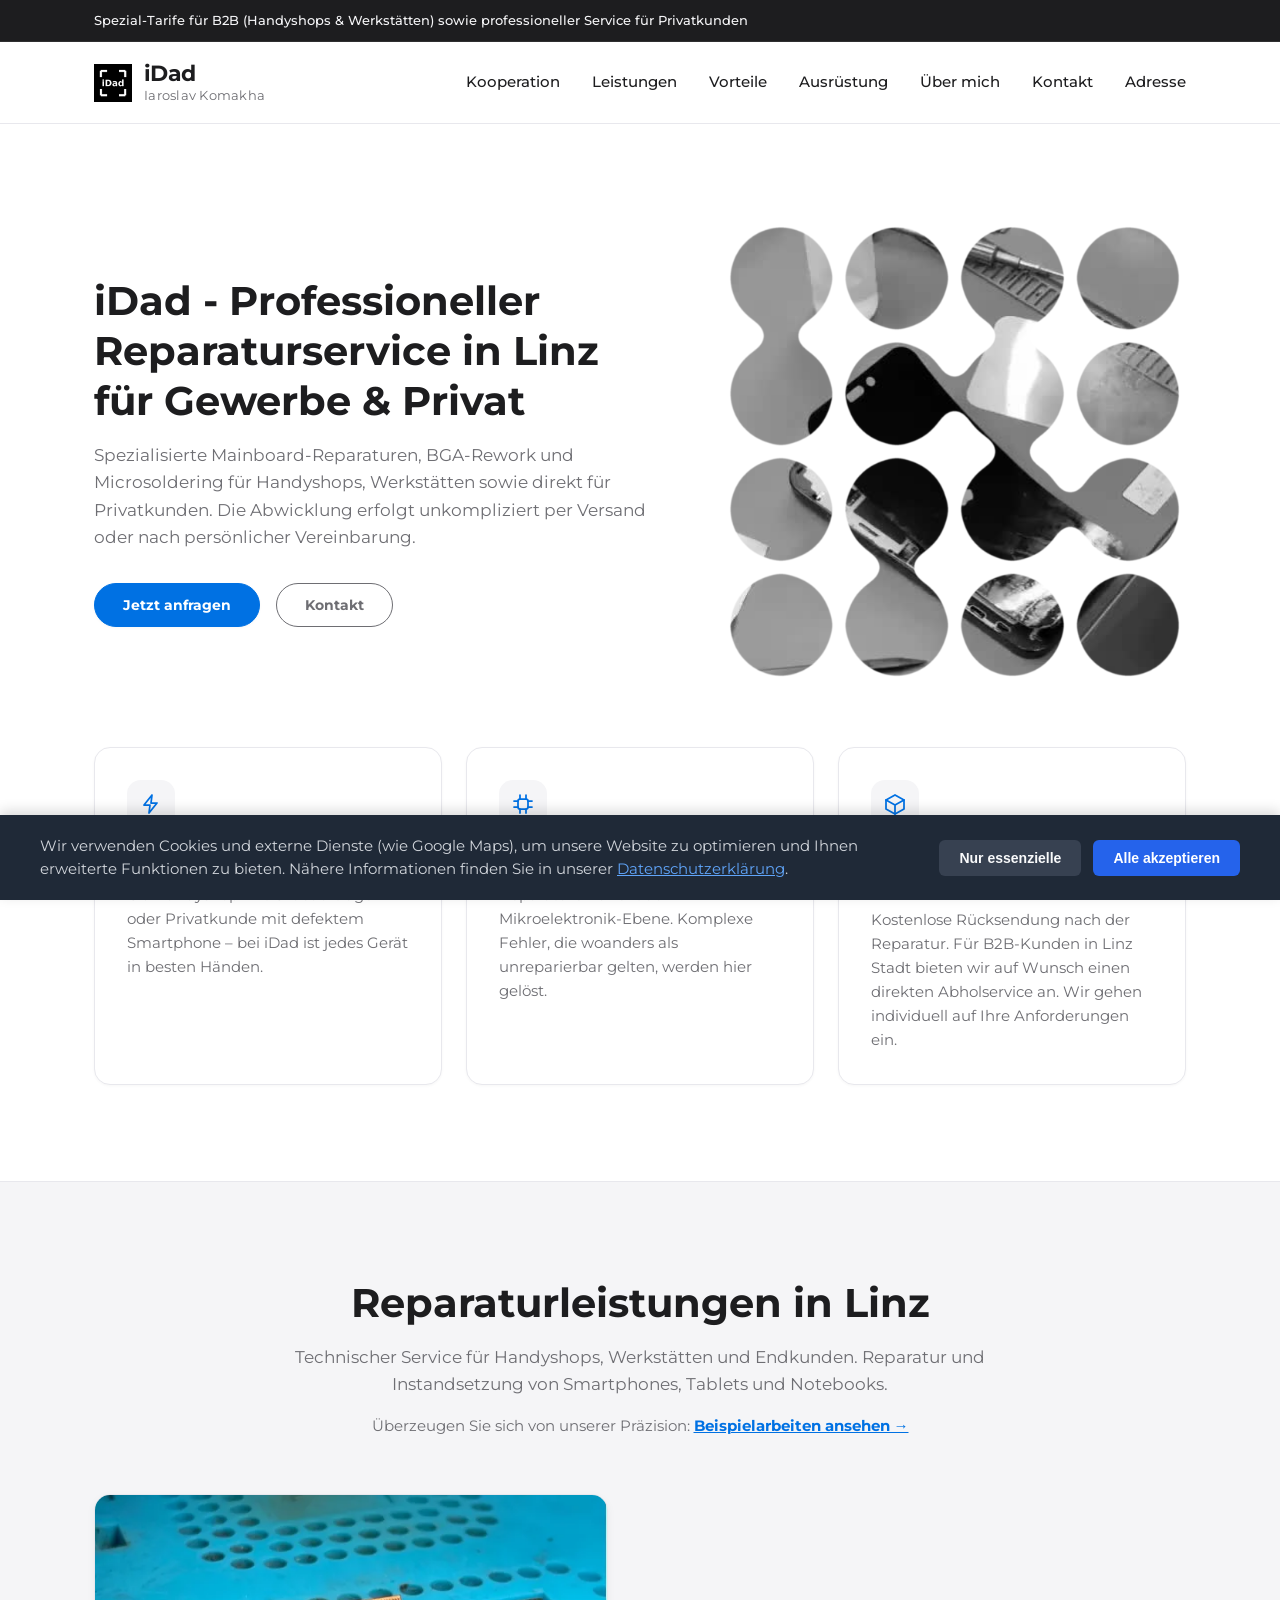
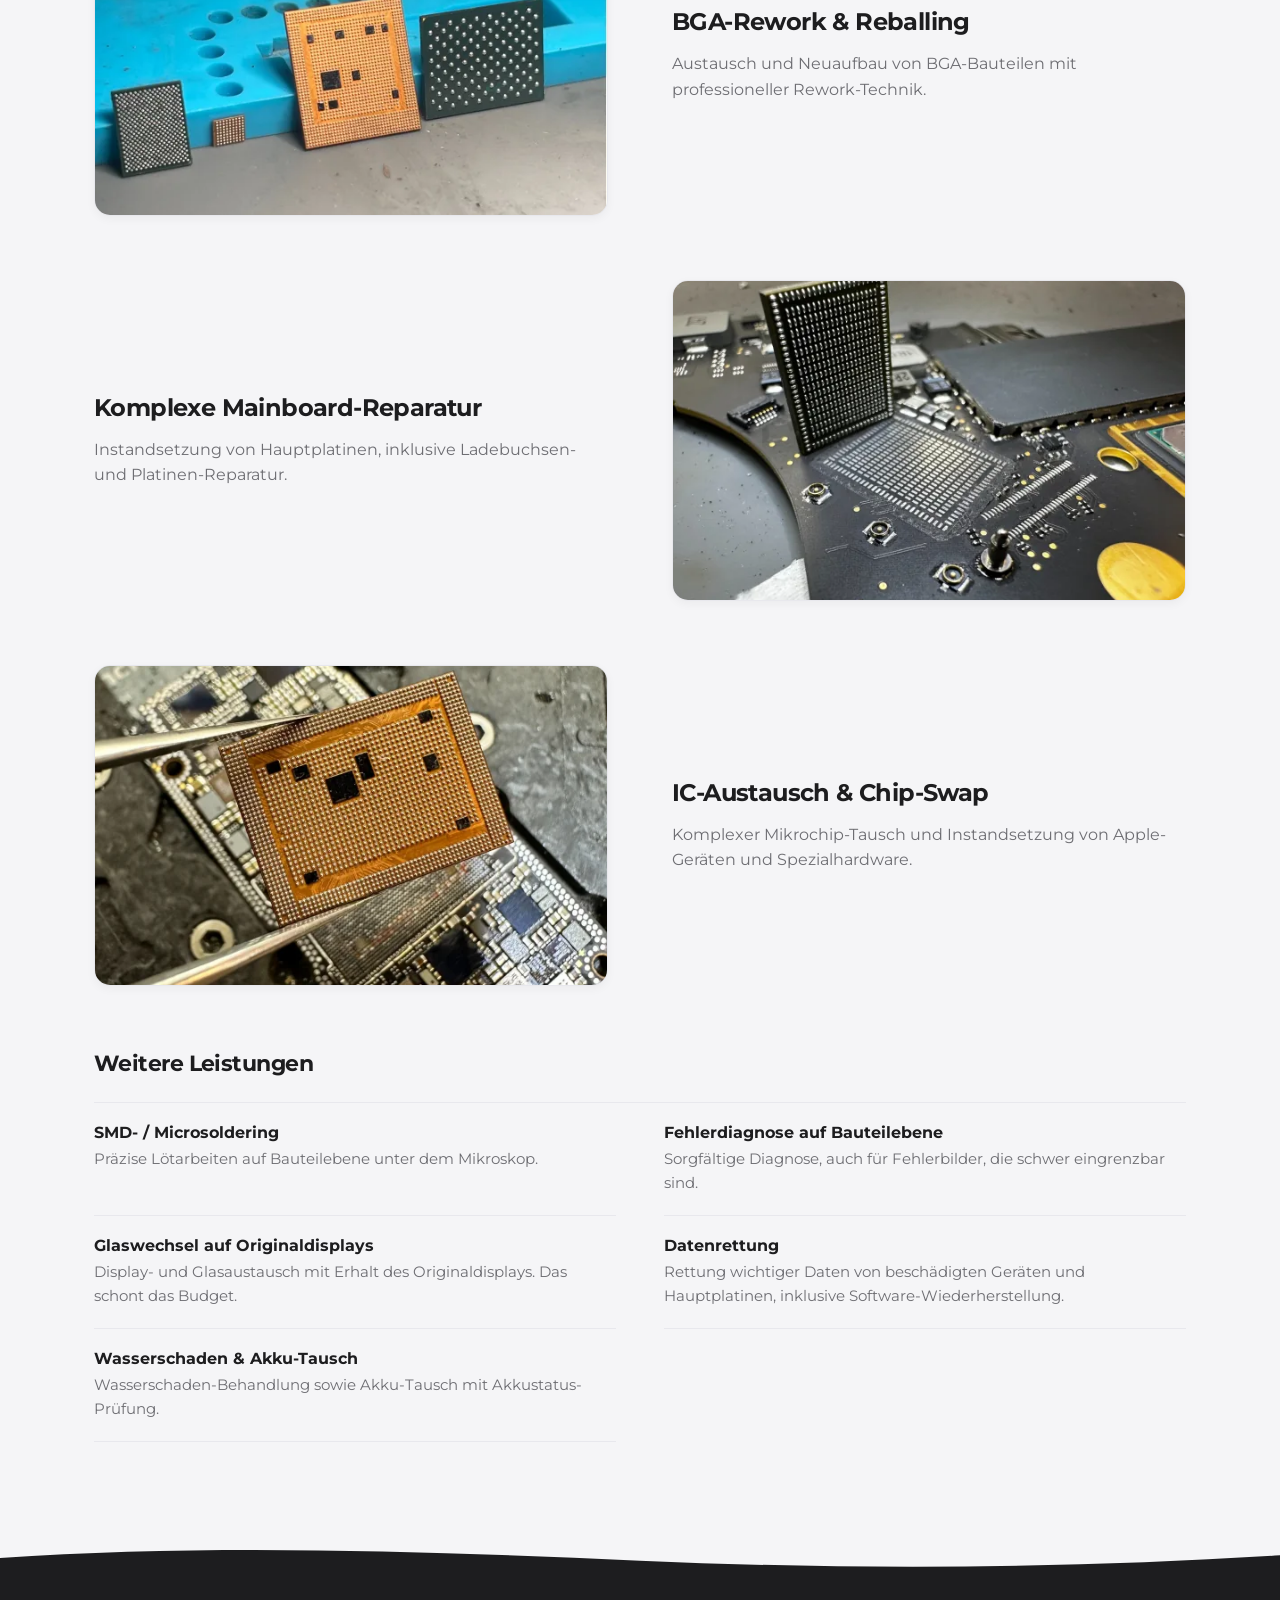
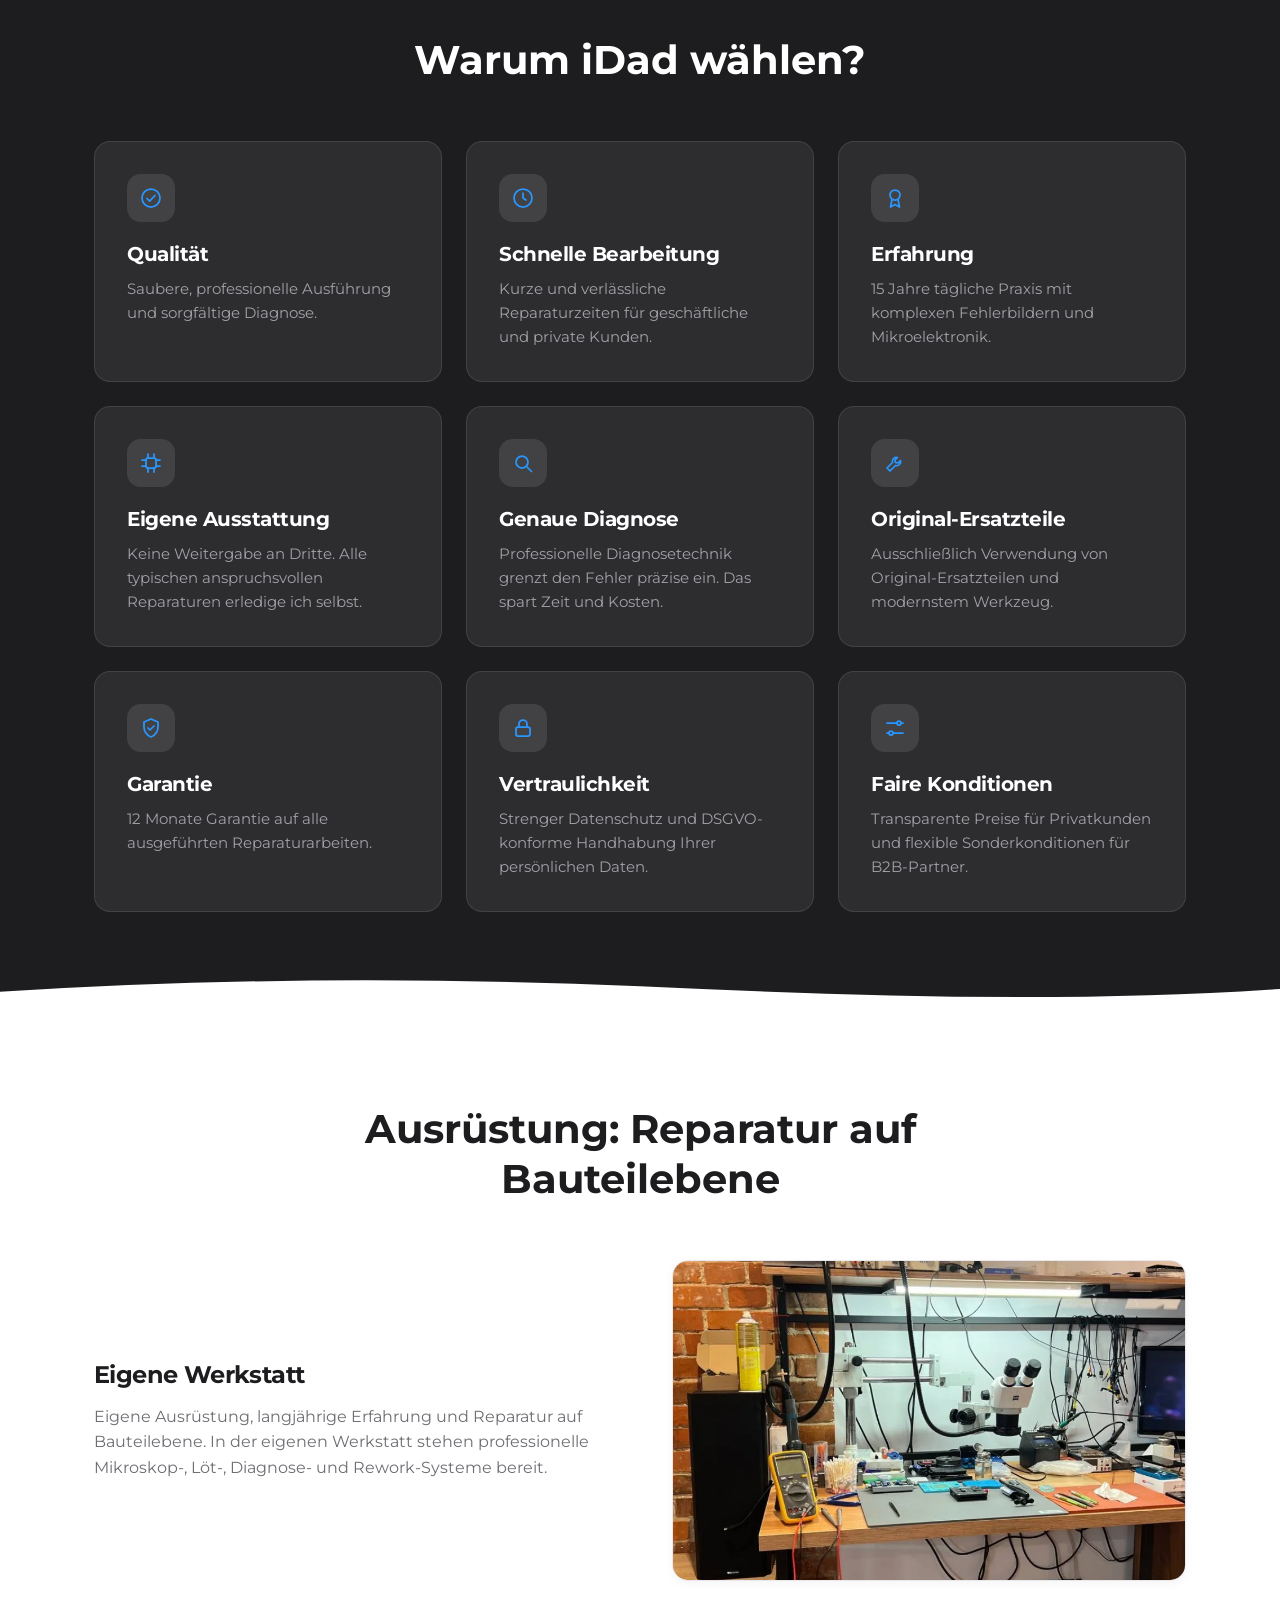
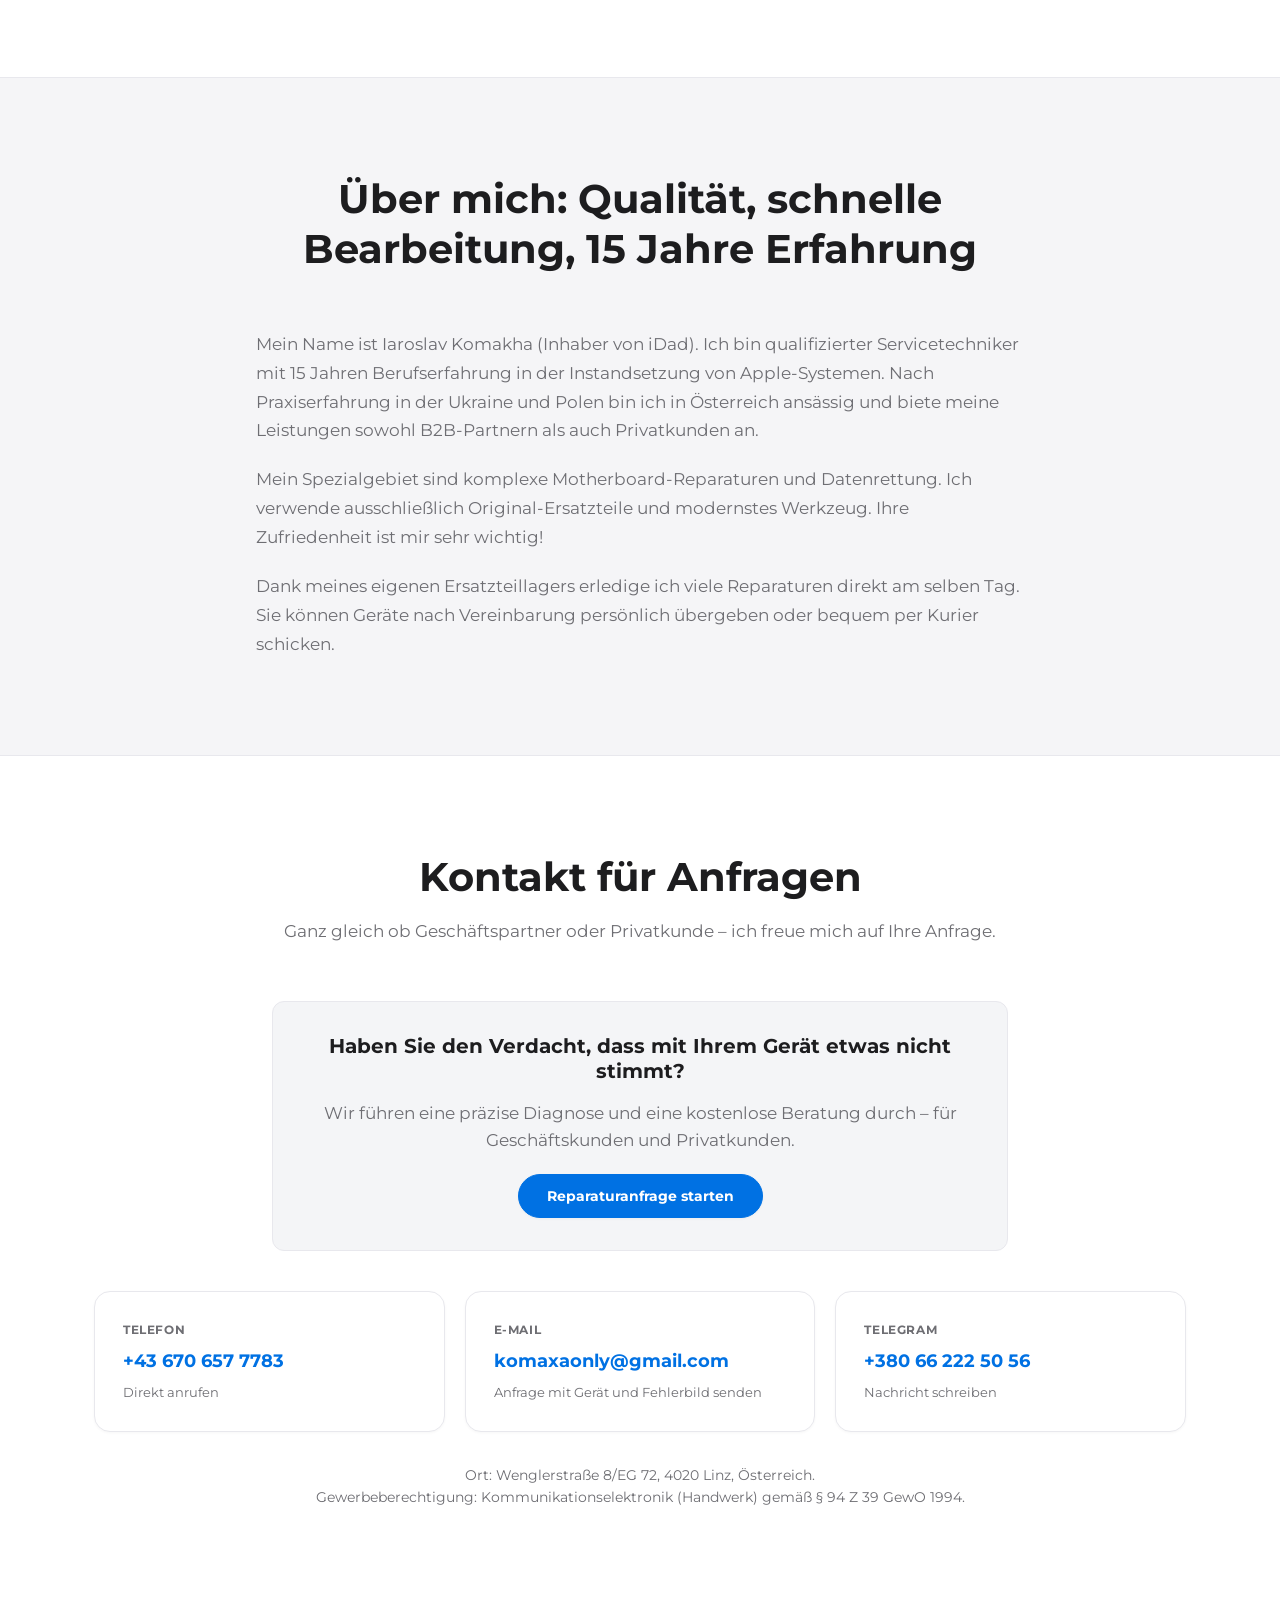
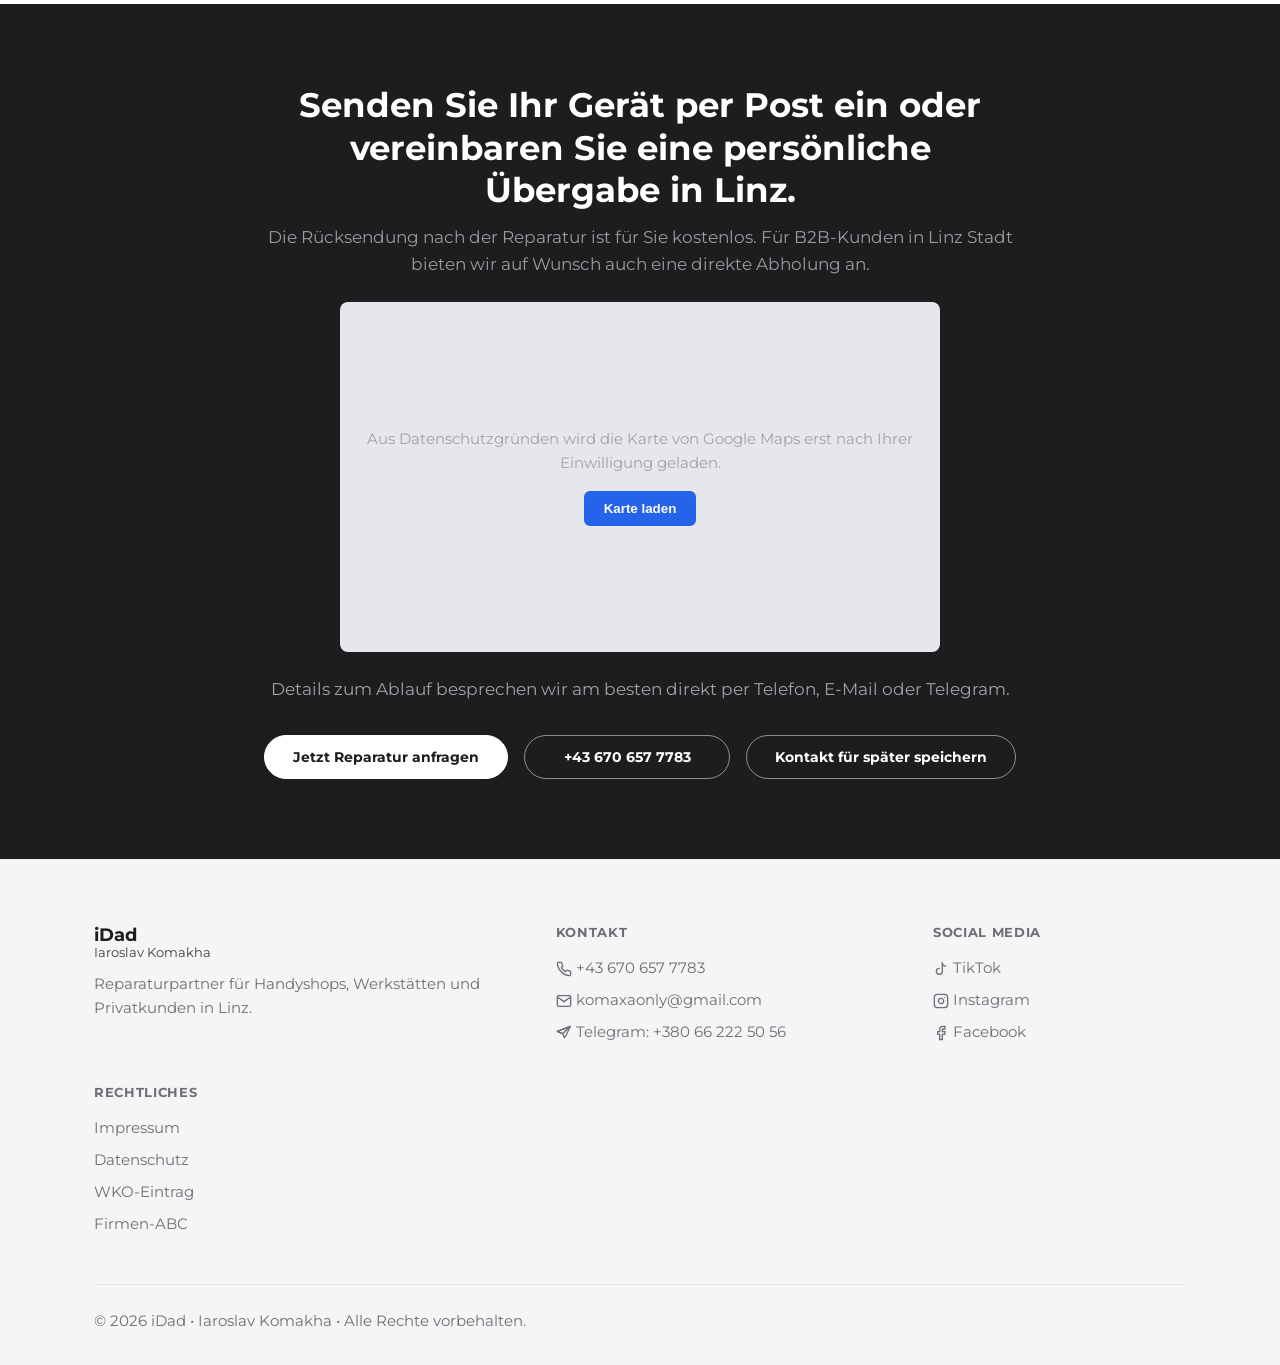
<file: index.html>
<!DOCTYPE html>
<html lang="de-AT">
<head>
    <meta charset="utf-8">
    <meta name="viewport" content="width=device-width, initial-scale=1">
    <title>iDad - Iaroslav Komakha | B2B &amp; Privat - Reparaturservice in Linz</title>
    <meta name="description" content="iDad - Iaroslav Komakha: Reparaturservice in Linz für Handyshops, Werkstätten und Privatkunden. Mainboard-Reparaturen, BGA-Rework, Reballing, Microsoldering und Datenrettung.">
    <meta property="og:type" content="website">
    <meta property="og:title" content="iDad - Iaroslav Komakha | B2B & Privat - Reparaturservice in Linz">
    <meta property="og:description" content="Komplexe Mainboard-Reparaturen, BGA-Rework, Microsoldering und Datenrettung für Gewerbe und Privatkunden.">
    <meta property="og:url" content="https://reparaturpartner-linz.vercel.app/">
    <meta name="twitter:card" content="summary">
    <meta name="robots" content="index, follow">
    <meta name="author" content="Iaroslav Komakha">
    <meta name="theme-color" content="#00377b">
    <link rel="canonical" href="https://reparaturpartner-linz.vercel.app/">
    
    <link rel="icon" href="favicon.svg" type="image/svg+xml">

    <link rel="preload" href="fonts/montserrat-latin-400-normal.woff2" as="font" type="font/woff2" crossorigin>
    <link rel="preload" href="fonts/montserrat-latin-700-normal.woff2" as="font" type="font/woff2" crossorigin>
    <link rel="stylesheet" href="styles.css">
    <script>document.documentElement.classList.add('js');</script>
    <script src="script.js" defer></script>
    <script type="application/ld+json">
    {
      "@context": "https://schema.org",
      "@type": "LocalBusiness",
      "name": "iDad - Iaroslav Komakha",
      "url": "https://reparaturpartner-linz.vercel.app/",
      "telephone": "+43 670 657 7783",
      "email": "komaxaonly@gmail.com",
      "address": {
        "@type": "PostalAddress",
        "streetAddress": "Wenglerstraße 8/EG 72",
        "postalCode": "4020",
        "addressLocality": "Linz",
        "addressCountry": "AT"
      },
      "areaServed": "Österreich",
      "sameAs": [
        "https://firmen.wko.at/iaroslav-komakha/ober%C3%B6sterreich/?firmaid=014bb881-d39e-4198-9e74-b0991da9c404",
        "https://www.firmenabc.at/iaroslav-komakha_HAVQi",
        "https://www.tiktok.com/@idad.apple.service",
        "https://www.instagram.com/idad.service.linz/",
        "https://www.facebook.com/komaxaonly"
      ],
      "hasOfferCatalog": {
        "@type": "OfferCatalog",
        "name": "Reparaturleistungen",
        "itemListElement": [
          { "@type": "Offer", "itemOffered": { "@type": "Service", "name": "Komplexe Mainboard-Reparatur" } },
          { "@type": "Offer", "itemOffered": { "@type": "Service", "name": "BGA-Rework und Reballing" } },
          { "@type": "Offer", "itemOffered": { "@type": "Service", "name": "SMD- und Microsoldering" } },
          { "@type": "Offer", "itemOffered": { "@type": "Service", "name": "Fehlerdiagnose auf Bauteilebene" } },
          { "@type": "Offer", "itemOffered": { "@type": "Service", "name": "Glaswechsel auf Originaldisplays" } },
          { "@type": "Offer", "itemOffered": { "@type": "Service", "name": "Datenrettung" } },
          { "@type": "Offer", "itemOffered": { "@type": "Service", "name": "IC-Austausch und Chip-Swap" } }
        ]
      }
    }
    </script>
    <style>
        /* DSGVO Cookie Banner & Maps Placeholder Styles */
        #cookie-banner {
            position: fixed;
            bottom: 0;
            left: 0;
            width: 100%;
            background: #1f2937;
            color: #f9fafb;
            padding: 1.25rem 1rem;
            box-shadow: 0 -4px 12px rgba(0,0,0,0.15);
            z-index: 9999;
            display: none;
            font-family: inherit;
        }
        #cookie-banner .cookie-container {
            max-width: 1200px;
            margin: 0 auto;
            display: flex;
            flex-direction: column;
            gap: 1rem;
        }
        @media(min-width: 768px) {
            #cookie-banner .cookie-container {
                flex-direction: row;
                align-items: center;
                justify-content: space-between;
            }
        }
        #cookie-banner p {
            margin: 0;
            font-size: 0.9375rem;
            line-height: 1.5;
            color: #d1d5db;
        }
        #cookie-banner a {
            color: #60a5fa;
            text-decoration: underline;
        }
        #cookie-banner .cookie-buttons {
            display: flex;
            gap: 0.75rem;
            flex-shrink: 0;
        }
        #cookie-banner button {
            padding: 0.625rem 1.25rem;
            border-radius: 0.375rem;
            font-weight: 600;
            font-size: 0.875rem;
            cursor: pointer;
            border: none;
            transition: background 0.2s;
        }
        #cookie-accept-all {
            background: #2563eb;
            color: #fff;
        }
        #cookie-accept-all:hover {
            background: #1d4ed8;
        }
        #cookie-accept-essential {
            background: #374151;
            color: #f9fafb;
        }
        #cookie-accept-essential:hover {
            background: #4b5563;
        }

        .maps-placeholder {
            width: 100%;
            height: 350px;
            background: #e5e7eb;
            border-radius: 0.5rem;
            display: flex;
            flex-direction: column;
            align-items: center;
            justify-content: center;
            text-align: center;
            padding: 1.5rem;
            color: #374151;
            box-sizing: border-box;
        }
        .maps-placeholder p {
            margin: 0 0 1rem 0;
            font-size: 0.9375rem;
        }
        .maps-placeholder button {
            background: #2563eb;
            color: #fff;
            border: none;
            padding: 0.625rem 1.25rem;
            border-radius: 0.375rem;
            font-weight: 600;
            cursor: pointer;
        }
        .maps-placeholder button:hover {
            background: #1d4ed8;
        }
    </style>
</head>
<body>
    <a class="skip-link" href="#inhalt">Zum Inhalt springen</a>

    <svg width="0" height="0" style="position:absolute" aria-hidden="true" focusable="false">
        <defs>
            <symbol id="i-check" viewBox="0 0 24 24"><circle cx="12" cy="12" r="9"/><path d="M8 12.5l2.7 2.7L16 9.5"/></symbol>
            <symbol id="i-clock" viewBox="0 0 24 24"><circle cx="12" cy="12" r="9"/><path d="M12 7v5l3 2"/></symbol>
            <symbol id="i-medal" viewBox="0 0 24 24"><circle cx="12" cy="9" r="5"/><path d="M9 13.5L7.5 21l4.5-2.5 4.5 2.5-1.5-7.5"/></symbol>
            <symbol id="i-chip" viewBox="0 0 24 24"><rect x="7" y="7" width="10" height="10" rx="2"/><path d="M9 3v4M15 3v4M9 17v4M15 17v4M3 9h4M3 15h4M17 9h4M17 15h4"/></symbol>
            <symbol id="i-shield" viewBox="0 0 24 24"><path d="M12 3l7 3v5c0 4.5-3 8.2-7 10-4-1.8-7-5.5-7-10V6z"/><path d="M9 12l2 2 4-4"/></symbol>
            <symbol id="i-search" viewBox="0 0 24 24"><circle cx="11" cy="11" r="6"/><path d="M16 16l4.5 4.5"/></symbol>
            <symbol id="i-wrench" viewBox="0 0 24 24"><path d="M14.5 6.5a4 4 0 0 0-5 5L4 17l3 3 5.5-5.5a4 4 0 0 0 5-5l-2.5 2.5-2.5-.5-.5-2.5z"/></symbol>
            <symbol id="i-lock" viewBox="0 0 24 24"><rect x="5" y="11" width="14" height="9" rx="2"/><path d="M8 11V8a4 4 0 0 1 8 0v3"/></symbol>
            <symbol id="i-sliders" viewBox="0 0 24 24"><path d="M4 7h10M18 7h2M4 17h2M10 17h10"/><circle cx="16" cy="7" r="2"/><circle cx="8" cy="17" r="2"/></symbol>
            <symbol id="i-bolt" viewBox="0 0 24 24"><path d="M13 3L5 13h6l-1 8 8-10h-6z"/></symbol>
            <symbol id="i-box" viewBox="0 0 24 24"><path d="M3 8l9-5 9 5v9l-9 5-9-5z"/><path d="M3 8l9 5 9-5M12 13v9"/></symbol>
            <symbol id="i-phone" viewBox="0 0 24 24"><path d="M22 16.92v3a2 2 0 0 1-2.18 2 19.79 19.79 0 0 1-8.63-3.07 19.5 19.5 0 0 1-6-6 19.79 19.79 0 0 1-3.07-8.67A2 2 0 0 1 4.11 2h3a2 2 0 0 1 2 1.72 12.84 12.84 0 0 0 .7 2.81 2 2 0 0 1-.45 2.11L8.09 9.91a16 16 0 0 0 6 6l1.27-1.27a2 2 0 0 1 2.11-.45 12.84 12.84 0 0 0 2.81.7A2 2 0 0 1 22 16.92z"/></symbol>
            <symbol id="i-mail" viewBox="0 0 24 24"><path d="M4 4h16c1.1 0 2 .9 2 2v12c0 1.1-.9 2-2 2H4c-1.1 0-2-.9-2-2V6c0-1.1.9-2 2-2z"/><polyline points="22,6 12,13 2,6"/></symbol>
            <symbol id="i-telegram" viewBox="0 0 24 24"><path d="M21.5 2L2 9.5l8 3.5L21.5 2z"/><path d="M10 13l2.5 6L16 14l5.5-12L2 9.5l8 3.5z"/></symbol>
            <symbol id="i-tiktok" viewBox="0 0 24 24"><path d="M14 3v12.5a4.5 4.5 0 1 1-4.5-4.5"/><path d="M14 3c0 2.5 2 4.5 5 4.5"/></symbol>
            <symbol id="i-instagram" viewBox="0 0 24 24"><rect x="2" y="2" width="20" height="20" rx="5" ry="5"/><path d="M16 11.37A4 4 0 1 1 12.63 8 4 4 0 0 1 16 11.37z"/><line x1="17.5" y1="6.5" x2="17.51" y2="6.5"/></symbol>
            <symbol id="i-facebook" viewBox="0 0 24 24"><path d="M18 2h-3a5 5 0 0 0-5 5v3H7v4h3v8h4v-8h3.8l.2-4h-4V7a1 1 0 0 1 1-1h3z"/></symbol>
        </defs>
    </svg>

    <div class="site-top">
        <p class="promo">
            <span class="container">
                <span>Spezial-Tarife für B2B (Handyshops &amp; Werkstätten) sowie professioneller Service für Privatkunden</span>
            </span>
        </p>

        <header class="site-header">
            <div class="container site-header-container">
                <a class="brand brand-centered" href="index.html">
                    <img src="img/logo.ico" alt="iDad Logo" class="brand-logo" style="height: 38px; width: auto;">
                    <span class="brand-text">
                        <strong>iDad</strong>
                        <small>Iaroslav Komakha</small>
                    </span>
                </a>
                
                <div class="header-nav-row">
                    <button class="nav-toggle" type="button" aria-expanded="false" aria-controls="site-nav">Menü</button>
                    <nav class="site-nav" id="site-nav" aria-label="Hauptnavigation">
						<ul>
							<li><a href="#kooperation">Kooperation</a></li>
							<li><a href="#leistungen">Leistungen</a></li>
							<li><a href="#vorteile">Vorteile</a></li>
							<li><a href="#ausruestung">Ausrüstung</a></li>
							<li><a href="#ueber-mich">Über mich</a></li>
							<li><a href="#kontakt">Kontakt</a></li>
							<li><a href="#adresse">Adresse</a></li>
						</ul>
					</nav>
                </div>
            </div>
        </header>
    </div>

    <main id="inhalt">

        <section id="kooperation" class="section" aria-labelledby="kooperation-titel">
            <div class="container">
                <div class="kooperation-grid">
                    <div class="kooperation-text">
                        <h2 id="kooperation-titel">iDad - Professioneller Reparaturservice in Linz für Gewerbe &amp; Privat</h2>
                        <p>Spezialisierte Mainboard-Reparaturen, BGA-Rework und Microsoldering für Handyshops, Werkstätten sowie direkt für Privatkunden. Die Abwicklung erfolgt unkompliziert per Versand oder nach persönlicher Vereinbarung.</p>
                        <div class="kooperation-cta" style="display: flex; gap: 1rem; flex-wrap: wrap;">
                            <button type="button" class="btn btn--primary open-form-modal-btn">Jetzt anfragen</button>
                            <a class="btn btn--outline-light" href="#kontakt" style="border-color: var(--primary); color: var(--primary);">Kontakt</a>
                        </div>
                    </div>

                    <div class="organic-video-wrapper">
                        <video class="organic-video" autoplay muted loop playsinline preload="metadata" poster="res/video_1_poster.jpg" aria-hidden="true">
                            <source src="res/video_1.mp4" type="video/mp4">
                        </video>
                    </div>
                </div>

                <ul class="columns columns--3 columns--after-grid">
                    <li>
                        <span class="icon" aria-hidden="true"><svg><use href="#i-bolt"/></svg></span>
                        <h3>Für B2B &amp; Privatkunden</h3>
                        <p>Ob Handyshop mit Großaufträgen oder Privatkunde mit defektem Smartphone – bei iDad ist jedes Gerät in besten Händen.</p>
                    </li>
                    <li>
                        <span class="icon" aria-hidden="true"><svg><use href="#i-chip"/></svg></span>
                        <h3>Technik auf Bauteilebene</h3>
                        <p>Reparaturen direkt auf Mikroelektronik-Ebene. Komplexe Fehler, die woanders als unreparierbar gelten, werden hier gelöst.</p>
                    </li>
					<li>
						<span class="icon" aria-hidden="true"><svg><use href="#i-box"/></svg></span>
						<h3>Versand, Abholung &amp; flexible Wünsche</h3>
						<p>Kostenlose Rücksendung nach der Reparatur. Für B2B-Kunden in Linz Stadt bieten wir auf Wunsch einen direkten Abholservice an. Wir gehen individuell auf Ihre Anforderungen ein.</p>
					</li>
                </ul>
            </div>
        </section>

        <section id="leistungen" class="section section--alt" aria-labelledby="leistungen-titel">
            <div class="container">
                <div class="section-head">
                    <h2 id="leistungen-titel">Reparaturleistungen in Linz</h2>
                    <p>Technischer Service für Handyshops, Werkstätten und Endkunden. Reparatur und Instandsetzung von Smartphones, Tablets und Notebooks.</p>
                    <p style="margin-top: 1rem; font-size: 0.9375rem;">
                        Überzeugen Sie sich von unserer Präzision: 
                        <a href="beispielarbeiten.html" style="color: var(--accent); font-weight: 600; text-decoration: underline;">Beispielarbeiten ansehen &rarr;</a>
                    </p>
                </div>

                <div class="feature-list">
                    <article class="feature">
                        <img src="img/4.webp" width="800" height="600" loading="lazy" decoding="async" alt="BGA-Chips mit Lötkugeln auf einer Reballing-Matte">
                        <div>
                            <h3>BGA-Rework &amp; Reballing</h3>
                            <p>Austausch und Neuaufbau von BGA-Bauteilen mit professioneller Rework-Technik.</p>
                        </div>
                    </article>
                    <article class="feature">
                        <img src="img/2.webp" width="800" height="600" loading="lazy" decoding="async" alt="Ausgelöteter BGA-Chip über dem Lötbereich einer Apple-Platine">
                        <div>
                            <h3>Komplexe Mainboard-Reparatur</h3>
                            <p>Instandsetzung von Hauptplatinen, inklusive Ladebuchsen- und Platinen-Reparatur.</p>
                        </div>
                    </article>
                    <article class="feature">
                        <img src="img/3.webp" width="800" height="600" loading="lazy" decoding="async" alt="Mikrochip mit Lötkontakten in der Pinzette über einer Platine">
                        <div>
                            <h3>IC-Austausch &amp; Chip-Swap</h3>
                            <p>Komplexer Mikrochip-Tausch und Instandsetzung von Apple-Geräten und Spezialhardware.</p>
                        </div>
                    </article>
                </div>

                <h3 class="subhead">Weitere Leistungen</h3>
                <ul class="service-list">
                    <li>
                        <h3>SMD- / Microsoldering</h3>
                        <p>Präzise Lötarbeiten auf Bauteilebene unter dem Mikroskop.</p>
                    </li>
                    <li>
                        <h3>Fehlerdiagnose auf Bauteilebene</h3>
                        <p>Sorgfältige Diagnose, auch für Fehlerbilder, die schwer eingrenzbar sind.</p>
                    </li>
                    <li>
                        <h3>Glaswechsel auf Originaldisplays</h3>
                        <p>Display- und Glasaustausch mit Erhalt des Originaldisplays. Das schont das Budget.</p>
                    </li>
                    <li>
                        <h3>Datenrettung</h3>
                        <p>Rettung wichtiger Daten von beschädigten Geräten und Hauptplatinen, inklusive Software-Wiederherstellung.</p>
                    </li>
                    <li>
                        <h3>Wasserschaden &amp; Akku-Tausch</h3>
                        <p>Wasserschaden-Behandlung sowie Akku-Tausch mit Akkustatus-Prüfung.</p>
                    </li>
                </ul>
            </div>
        </section>

        <section id="vorteile" class="section section--blue" aria-labelledby="vorteile-titel">
            <div class="wave wave--top wave--surface" aria-hidden="true">
                <svg viewBox="0 0 1440 48" preserveAspectRatio="none"><path d="M0 48V22C240 2 480 0 720 14s480 26 720 4v30z"/></svg>
            </div>
            <div class="container">
                <div class="section-head">
                    <h2 id="vorteile-titel">Warum iDad wählen?</h2>
                </div>
                <ul class="columns columns--on-blue columns--2-3">
                    <li>
                        <span class="icon" aria-hidden="true"><svg><use href="#i-check"/></svg></span>
                        <h3>Qualität</h3>
                        <p>Saubere, professionelle Ausführung und sorgfältige Diagnose.</p>
                    </li>
                    <li>
                        <span class="icon" aria-hidden="true"><svg><use href="#i-clock"/></svg></span>
                        <h3>Schnelle Bearbeitung</h3>
                        <p>Kurze und verlässliche Reparaturzeiten für geschäftliche und private Kunden.</p>
                    </li>
                    <li>
                        <span class="icon" aria-hidden="true"><svg><use href="#i-medal"/></svg></span>
                        <h3>Erfahrung</h3>
                        <p>15 Jahre tägliche Praxis mit komplexen Fehlerbildern und Mikroelektronik.</p>
                    </li>
                    <li>
                        <span class="icon" aria-hidden="true"><svg><use href="#i-chip"/></svg></span>
                        <h3>Eigene Ausstattung</h3>
                        <p>Keine Weitergabe an Dritte. Alle typischen anspruchsvollen Reparaturen erledige ich selbst.</p>
                    </li>
                    <li>
                        <span class="icon" aria-hidden="true"><svg><use href="#i-search"/></svg></span>
                        <h3>Genaue Diagnose</h3>
                        <p>Professionelle Diagnosetechnik grenzt den Fehler präzise ein. Das spart Zeit und Kosten.</p>
                    </li>
                    <li>
                        <span class="icon" aria-hidden="true"><svg><use href="#i-wrench"/></svg></span>
                        <h3>Original-Ersatzteile</h3>
                        <p>Ausschließlich Verwendung von Original-Ersatzteilen und modernstem Werkzeug.</p>
                    </li>
                    <li>
                        <span class="icon" aria-hidden="true"><svg><use href="#i-shield"/></svg></span>
                        <h3>Garantie</h3>
                        <p>12 Monate Garantie auf alle ausgeführten Reparaturarbeiten.</p>
                    </li>
                    <li>
                        <span class="icon" aria-hidden="true"><svg><use href="#i-lock"/></svg></span>
                        <h3>Vertraulichkeit</h3>
                        <p>Strenger Datenschutz und DSGVO-konforme Handhabung Ihrer persönlichen Daten.</p>
                    </li>
                    <li>
                        <span class="icon" aria-hidden="true"><svg><use href="#i-sliders"/></svg></span>
                        <h3>Faire Konditionen</h3>
                        <p>Transparente Preise für Privatkunden und flexible Sonderkonditionen für B2B-Partner.</p>
                    </li>
                </ul>
            </div>
            <div class="wave wave--bottom wave--white" aria-hidden="true">
                <svg viewBox="0 0 1440 48" preserveAspectRatio="none"><path d="M0 48V22C240 2 480 0 720 14s480 26 720 4v30z"/></svg>
            </div>
        </section>

        <section id="ausruestung" class="section" aria-labelledby="ausruestung-titel">
            <div class="container">
                <div class="section-head">
                    <h2 id="ausruestung-titel">Ausrüstung: Reparatur auf Bauteilebene</h2>
                </div>
                <article class="feature">
                    <img src="img/1.webp" width="800" height="600" loading="lazy" decoding="async" alt="Werkbank mit Stereomikroskop, Lötstation und Multimeter">
                    <div>
                        <h3>Eigene Werkstatt</h3>
                        <p>Eigene Ausrüstung, langjährige Erfahrung und Reparatur auf Bauteilebene. In der eigenen Werkstatt stehen professionelle Mikroskop-, Löt-, Diagnose- und Rework-Systeme bereit.</p>
                    </div>
                </article>
            </div>
        </section>

        <section id="ueber-mich" class="section section--alt" aria-labelledby="ueber-mich-titel">
            <div class="container">
                <div class="section-head">
                    <h2 id="ueber-mich-titel">Über mich: Qualität, schnelle Bearbeitung, 15 Jahre Erfahrung</h2>
                </div>
                <div class="about-text">
                    <p>Mein Name ist Iaroslav Komakha (Inhaber von iDad). Ich bin qualifizierter Servicetechniker mit 15 Jahren Berufserfahrung in der Instandsetzung von Apple-Systemen. Nach Praxiserfahrung in der Ukraine und Polen bin ich in Österreich ansässig und biete meine Leistungen sowohl B2B-Partnern als auch Privatkunden an.</p>
                    <p>Mein Spezialgebiet sind komplexe Motherboard-Reparaturen und Datenrettung. Ich verwende ausschließlich Original-Ersatzteile und modernstes Werkzeug. Ihre Zufriedenheit ist mir sehr wichtig!</p>
                    <p>Dank meines eigenen Ersatzteillagers erledige ich viele Reparaturen direkt am selben Tag. Sie können Geräte nach Vereinbarung persönlich übergeben oder bequem per Kurier schicken.</p>
                </div>
            </div>
        </section>

        <section id="kontakt" class="section" aria-labelledby="kontakt-titel">
            <div class="container">
                <div class="section-head">
                    <h2 id="kontakt-titel">Kontakt für Anfragen</h2>
                    <p>Ganz gleich ob Geschäftspartner oder Privatkunde – ich freue mich auf Ihre Anfrage.</p>
                </div>

                <div class="request-box" style="margin-bottom: 2.5rem; text-align: center; background: var(--surface-alt, #f4f5f7); padding: 2rem; border-radius: 0.75rem;">
                    <h3 style="margin-top: 0; font-size: 1.25rem; margin-bottom: 0.75rem;">Haben Sie den Verdacht, dass mit Ihrem Gerät etwas nicht stimmt?</h3>
                    <p style="margin-bottom: 1.25rem;">Wir führen eine präzise Diagnose und eine kostenlose Beratung durch – für Geschäftskunden und Privatkunden.</p>
                    <button type="button" class="btn btn--primary open-form-modal-btn" aria-haspopup="dialog" aria-controls="form-container">
                        Reparaturanfrage starten
                    </button>
                </div>

                <ul class="contact-grid">
                    <li>
                        <a class="contact-card" href="tel:+436706577783">
                            <span class="label">Telefon</span>
                            <span class="value">+43&nbsp;670&nbsp;657&nbsp;7783</span>
                            <span class="hint">Direkt anrufen</span>
                        </a>
                    </li>
                    <li>
                        <a class="contact-card" href="mailto:komaxaonly@gmail.com?subject=Reparatur%20Anfrage&amp;body=Name%3A%0AGer%C3%A4t%20und%20Modell%3A%0AFehlerbild%3A%0ATelefonnummer%20f%C3%BCr%20R%C3%ückruf%3A">
                            <span class="label">E-Mail</span>
                            <span class="value">komaxaonly@gmail.com</span>
                            <span class="hint">Anfrage mit Gerät und Fehlerbild senden</span>
                        </a>
                    </li>
                    <li>
                        <a class="contact-card" href="https://t.me/+380662225056" target="_blank" rel="noopener noreferrer">
                            <span class="label">Telegram</span>
                            <span class="value">+380&nbsp;66&nbsp;222&nbsp;50&nbsp;56</span>
                            <span class="hint">Nachricht schreiben</span>
                        </a>
                    </li>
                </ul>

                <p class="contact-note">Ort: Wenglerstraße 8/EG 72, 4020 Linz, Österreich.<br> Gewerbeberechtigung: Kommunikationselektronik (Handwerk) gemäß § 94 Z 39 GewO 1994.</p>
            </div>
        </section>

        <!-- Modal Dialog für Reparaturanfrage -->
        <dialog id="form-container" class="form-modal" aria-labelledby="form-title">
            <div class="form-modal__inner">
                <button type="button" class="form-modal__close" id="form-close-btn" aria-label="Formular schließen">&times;</button>
                <h2 id="form-title">Reparaturanfrage</h2>
                <div id="form-status" role="status" aria-live="polite" tabindex="-1" hidden style="padding: 1rem; border-radius: 0.5rem; margin-bottom: 1.5rem; font-size: 0.9375rem;"></div>

                <form id="form" class="repair-contact-form" action="https://api.web3forms.com/submit" method="POST" style="display: grid; gap: 1.25rem;">
                    <input type="hidden" name="access_key" value="029de4c1-ca1f-46d5-9054-4d6a770d00f3">
                    <input type="hidden" name="subject" value="iDad Reparaturanfrage über die Website">
                    
                    <input type="checkbox" name="botcheck" class="hidden" style="display: none;">
                    
                    <div class="form-group" style="display: grid; gap: 0.375rem;">
                        <label for="user-name" style="font-weight: 700; font-size: 0.9375rem;">Name <span style="color: #d61634;">*</span></label>
                        <input type="text" id="user-name" name="name" required minlength="2" maxlength="100" autocomplete="name" style="padding: 0.75rem 1rem; border: 1px solid #d0d5dc; border-radius: 0.5rem; font: inherit;">
                    </div>

                    <div class="form-group" style="display: grid; gap: 0.375rem;">
                        <label for="user-phone" style="font-weight: 700; font-size: 0.9375rem;">Telefon <span style="color: #d61634;">*</span></label>
                        <input type="tel" id="user-phone" name="phone" required minlength="7" maxlength="25" pattern="[0-9+() /.-]{7,25}" autocomplete="tel" inputmode="tel" aria-describedby="phone-help" placeholder="+43 ..." title="Bitte geben Sie eine gültige Telefonnummer ein." style="padding: 0.75rem 1rem; border: 1px solid #d0d5dc; border-radius: 0.5rem; font: inherit;">
                        <span id="phone-help" style="font-size: 0.8125rem; color: #6e6e73;">Bitte geben Sie eine Telefonnummer mit mindestens 7 Zeichen ein.</span>
                    </div>

                    <div class="form-group" style="display: grid; gap: 0.375rem;">
                        <label for="device-info" style="font-weight: 700; font-size: 0.9375rem;">Gerät und Fehlerbeschreibung</label>
                        <textarea id="device-info" name="message" rows="4" placeholder="Geben Sie Gerätemodell und Symptom an..." style="padding: 0.75rem 1rem; border: 1px solid #d0d5dc; border-radius: 0.5rem; font: inherit; resize: vertical;"></textarea>
                    </div>

                    <button type="submit" class="btn btn--primary" style="justify-self: start; cursor: pointer;">Absenden</button>
                </form>
                <p style="margin-top: 1rem; font-size: 0.8125rem; color: #6e6e73;">Ihre Angaben werden zur Bearbeitung der Anfrage über Web3Forms übertragen. Einzelheiten finden Sie in der <a href="datenschutz.html">Datenschutzerklärung</a>.</p>
            </div>
        </dialog>

		<section id="adresse" class="cta" aria-labelledby="cta-titel">
			<div class="container">
				<h2 id="cta-titel">Senden Sie Ihr Gerät per Post ein oder vereinbaren Sie eine persönliche Übergabe in Linz.</h2>
				<p style="margin-top: 0.75rem; font-size: 1.05rem; opacity: 0.95;">
					Die Rücksendung nach der Reparatur ist für Sie kostenlos. Für B2B-Kunden in Linz Stadt bieten wir auf Wunsch auch eine direkte Abholung an.
				</p>
				<div style="width: 100%; max-width: 600px; margin: 1.5rem auto;">
					<div id="maps-wrapper">
						<div class="maps-placeholder" id="maps-placeholder">
							<p>Aus Datenschutzgründen wird die Karte von Google Maps erst nach Ihrer Einwilligung geladen.</p>
							<button type="button" id="load-maps-btn">Karte laden</button>
						</div>
					</div>
				</div>
				<p>Details zum Ablauf besprechen wir am besten direkt per Telefon, E-Mail oder Telegram.</p>
				<div class="btn-row">
					<button type="button" class="btn btn--light open-form-modal-btn">Jetzt Reparatur anfragen</button>
					<a class="btn btn--outline-light" href="tel:+436706577783">+43&nbsp;670&nbsp;657&nbsp;7783</a>
					<a class="btn btn--outline-light" href="reparaturpartner.vcf" download>Kontakt für später speichern</a>
				</div>
			</div>
		</section>
    </main>

    <footer class="site-footer">
        <div class="container">
            <div class="footer-grid">
                <div>
                    <p class="footer-name" style="line-height: 1.2;">
                        <strong style="display: block; font-size: 1.1rem;">iDad</strong>
                        <small style="display: block; font-weight: normal; font-size: 0.8rem; opacity: 0.85;">Iaroslav Komakha</small>
                    </p>
                    <p>Reparaturpartner für Handyshops, Werkstätten und Privatkunden in Linz.</p>
                </div>
                <div>
                    <h2>Kontakt</h2>
                    <ul>
                        <li><svg width="16" height="16" fill="currentColor" style="vertical-align: middle; margin-right: 4px;" aria-hidden="true"><use href="#i-phone"/></svg><a href="tel:+436706577783">+43&nbsp;670&nbsp;657&nbsp;7783</a></li>
                        <li><svg width="16" height="16" fill="currentColor" style="vertical-align: middle; margin-right: 4px;" aria-hidden="true"><use href="#i-mail"/></svg><a href="mailto:komaxaonly@gmail.com">komaxaonly@gmail.com</a></li>
                        <li><svg width="16" height="16" fill="currentColor" style="vertical-align: middle; margin-right: 4px;" aria-hidden="true"><use href="#i-telegram"/></svg><a href="https://t.me/+380662225056" target="_blank" rel="noopener noreferrer">Telegram: +380&nbsp;66&nbsp;222&nbsp;50&nbsp;56</a></li>
                    </ul>
                </div>
                <div>
                    <h2>Social Media</h2>
                    <ul>
                        <li><svg width="16" height="16" fill="currentColor" style="vertical-align: middle; margin-right: 4px;" aria-hidden="true"><use href="#i-tiktok"/></svg><a href="https://www.tiktok.com/@idad.apple.service" target="_blank" rel="noopener noreferrer">TikTok</a></li>
                        <li><svg width="16" height="16" fill="currentColor" style="vertical-align: middle; margin-right: 4px;" aria-hidden="true"><use href="#i-instagram"/></svg><a href="https://www.instagram.com/idad.service.linz/" target="_blank" rel="noopener noreferrer">Instagram</a></li>
                        <li><svg width="16" height="16" fill="currentColor" style="vertical-align: middle; margin-right: 4px;" aria-hidden="true"><use href="#i-facebook"/></svg><a href="https://www.facebook.com/komaxaonly" target="_blank" rel="noopener noreferrer">Facebook</a></li>
                    </ul>
                </div>
                <div>
                    <h2>Rechtliches</h2>
                    <ul>
                        <li><a href="impressum.html">Impressum</a></li>
                        <li><a href="datenschutz.html">Datenschutz</a></li>
                        <li><a href="https://firmen.wko.at/iaroslav-komakha/ober%C3%B6sterreich/?firmaid=014bb881-d39e-4198-9e74-b0991da9c404" target="_blank" rel="noopener">WKO-Eintrag</a></li>
                        <li><a href="https://www.firmenabc.at/iaroslav-komakha_HAVQi" target="_blank" rel="noopener">Firmen-ABC</a></li>
                    </ul>
                </div>
            </div>
            <p class="copyright">&copy; 2026 iDad &bull; Iaroslav Komakha &bull; Alle Rechte vorbehalten.</p>
        </div>
    </footer>

    <!-- Cookie Banner Element -->
    <div id="cookie-banner">
        <div class="cookie-container">
            <p>Wir verwenden Cookies und externe Dienste (wie Google Maps), um unsere Website zu optimieren und Ihnen erweiterte Funktionen zu bieten. Nähere Informationen finden Sie in unserer <a href="datenschutz.html">Datenschutzerklärung</a>.</p>
            <div class="cookie-buttons">
                <button type="button" id="cookie-accept-essential">Nur essenzielle</button>
                <button type="button" id="cookie-accept-all">Alle akzeptieren</button>
            </div>
        </div>
    </div>

    <script>
        document.addEventListener("DOMContentLoaded", function() {
            // Global handling for all modal open buttons/links
            const modalOpenButtons = document.querySelectorAll(".open-form-modal-btn");
            const formContainer = document.getElementById("form-container");
            const formCloseBtn = document.getElementById("form-close-btn");

            modalOpenButtons.forEach(btn => {
                btn.addEventListener("click", function(e) {
                    e.preventDefault();
                    if (formContainer && typeof formContainer.showModal === "function") {
                        formContainer.showModal();
                    } else if (formContainer) {
                        formContainer.style.display = "block";
                    }
                });
            });

            if (formCloseBtn && formContainer) {
                formCloseBtn.addEventListener("click", function() {
                    if (typeof formContainer.close === "function") {
                        formContainer.close();
                    } else {
                        formContainer.style.display = "none";
                    }
                });
            }

            const banner = document.getElementById("cookie-banner");
            const btnAll = document.getElementById("cookie-accept-all");
            const btnEssential = document.getElementById("cookie-accept-essential");
            const mapsPlaceholder = document.getElementById("maps-placeholder");
            const mapsWrapper = document.getElementById("maps-wrapper");
            const loadMapsBtn = document.getElementById("load-maps-btn");

            function loadGoogleMaps() {
                if (document.getElementById("google-maps-iframe")) return;
                mapsWrapper.innerHTML = '<iframe id="google-maps-iframe" src="https://www.google.com/maps/embed?pb=!1m18!1m12!1m3!1d2662.45689!2d14.285!3d48.305!2m3!1f0!2f0!3f0!3m2!1i1024!2i768!4f13.1!3m3!1m2!1s0x4773979!2sWenglerstra%C3%9Fe+8%2C+4020+Linz!5e0!3m2!1sde!2sat!4v1!5m2!1sde!2sat" width="100%" height="350" style="border:0; border-radius: 0.5rem;" allowfullscreen="" loading="lazy" referrerpolicy="no-referrer-when-downgrade" title="Standort iDad in Linz auf Google Maps"></iframe>';
            }

            const consent = localStorage.getItem("iDad_cookie_consent");
            if (!consent) {
                banner.style.display = "block";
            } else if (consent === "all") {
                loadGoogleMaps();
            }

            btnAll.addEventListener("click", function() {
                localStorage.setItem("iDad_cookie_consent", "all");
                banner.style.display = "none";
                loadGoogleMaps();
            });

            btnEssential.addEventListener("click", function() {
                localStorage.setItem("iDad_cookie_consent", "essential");
                banner.style.display = "none";
            });

            if (loadMapsBtn) {
                loadMapsBtn.addEventListener("click", function() {
                    localStorage.setItem("iDad_cookie_consent", "all");
                    banner.style.display = "none";
                    loadGoogleMaps();
                });
            }
        });
    </script>
</body>
</html>
</file>
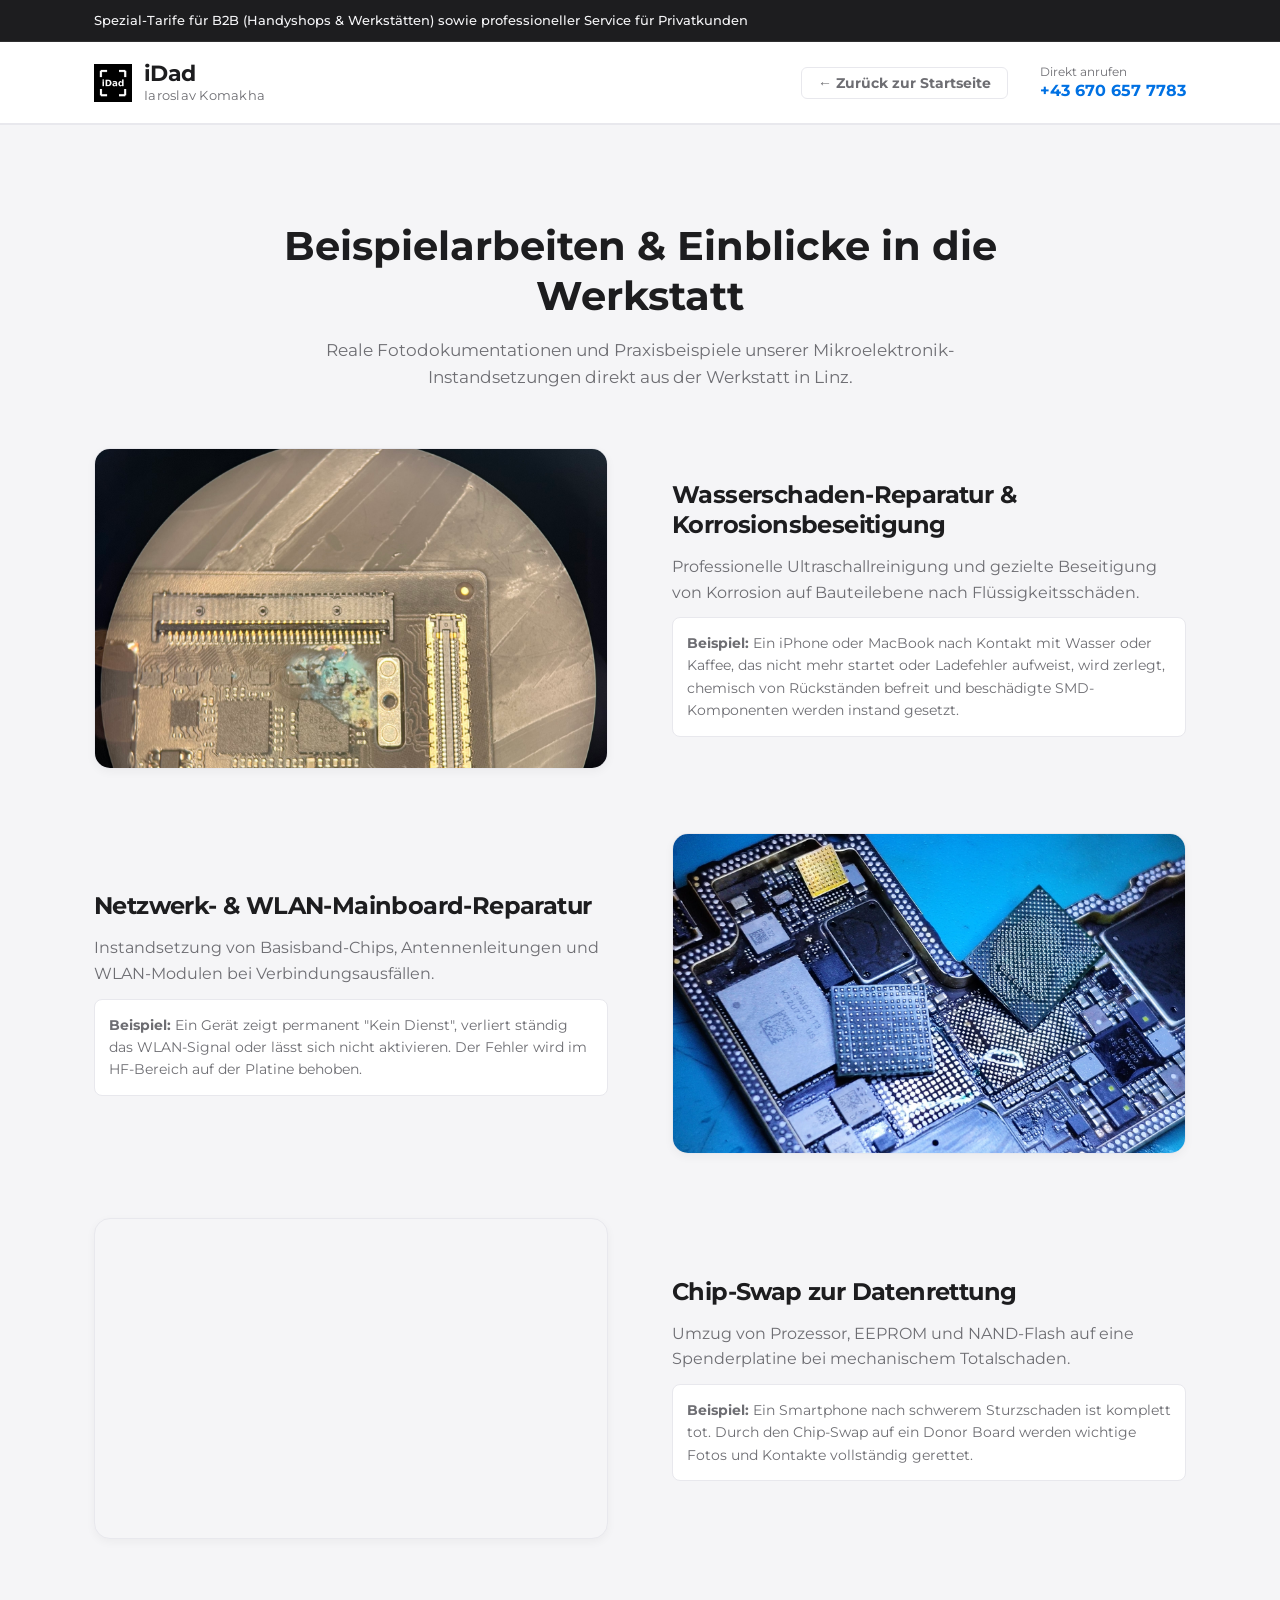
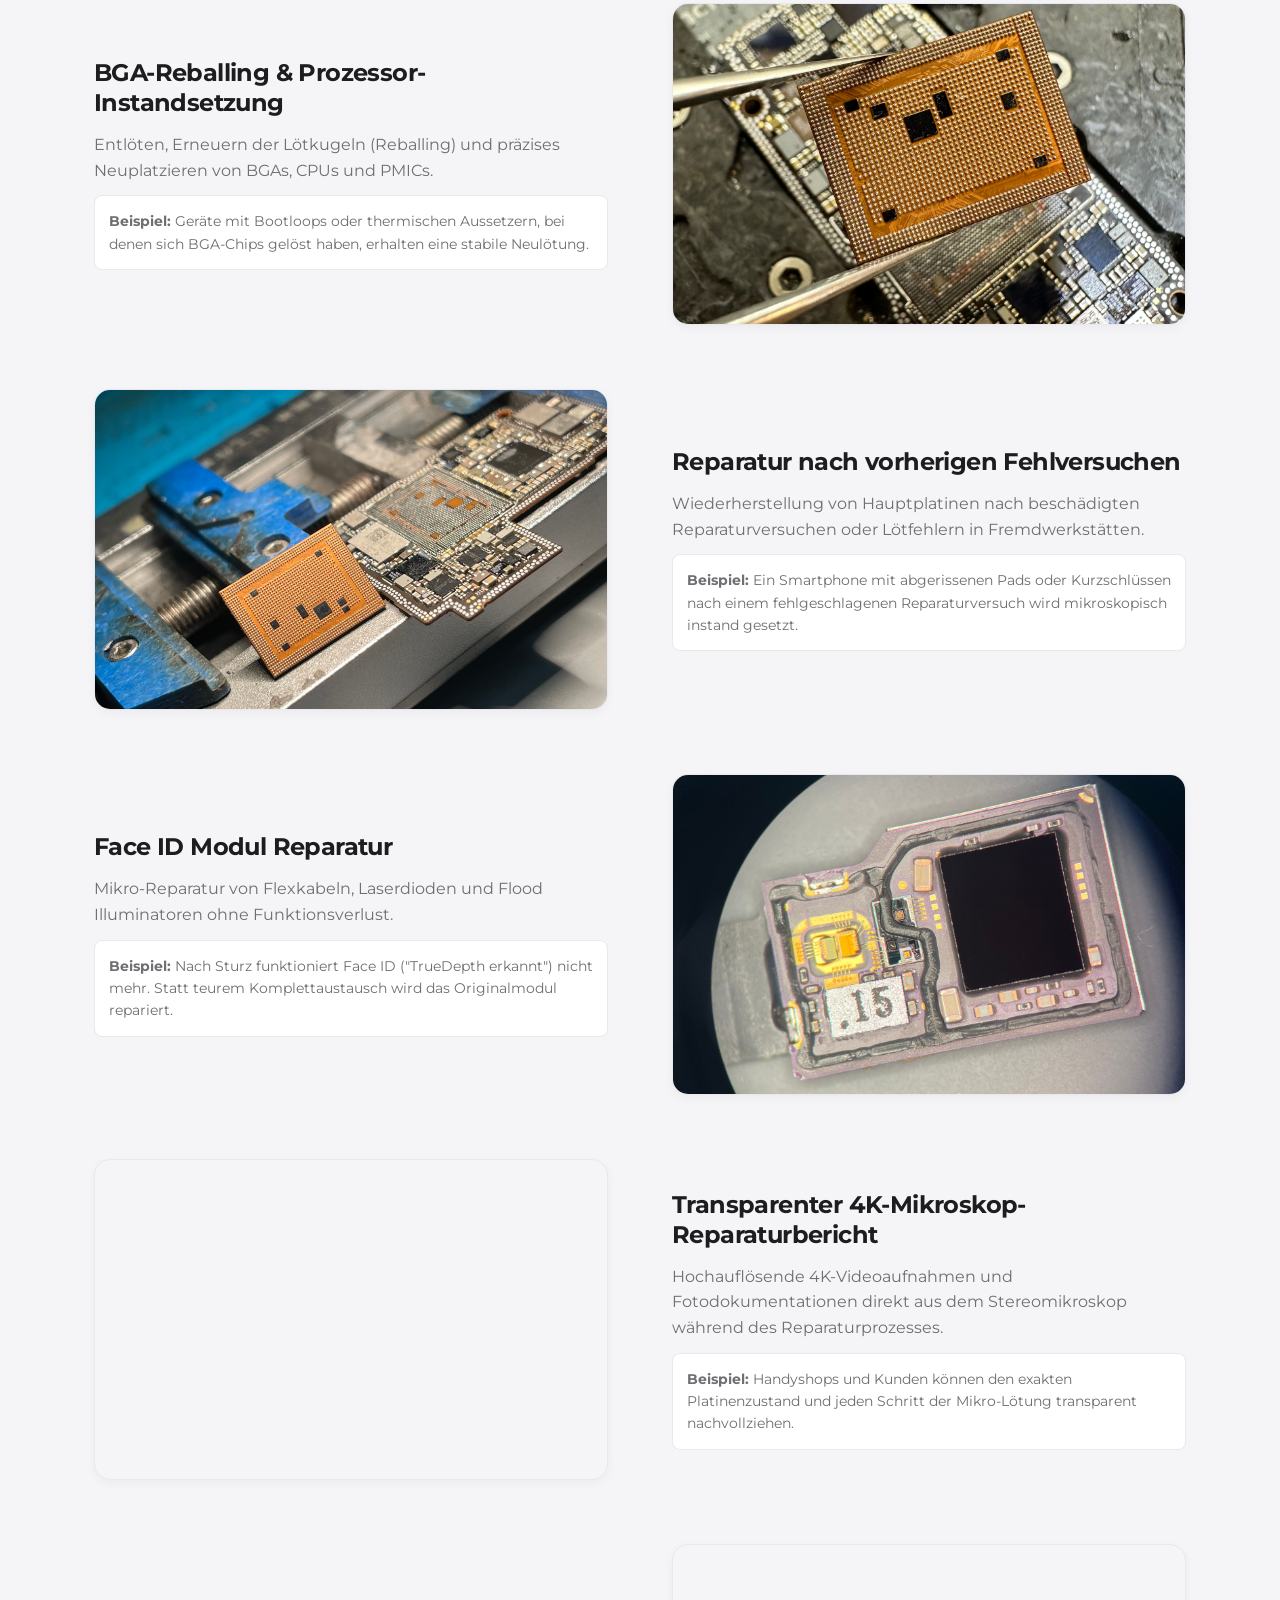
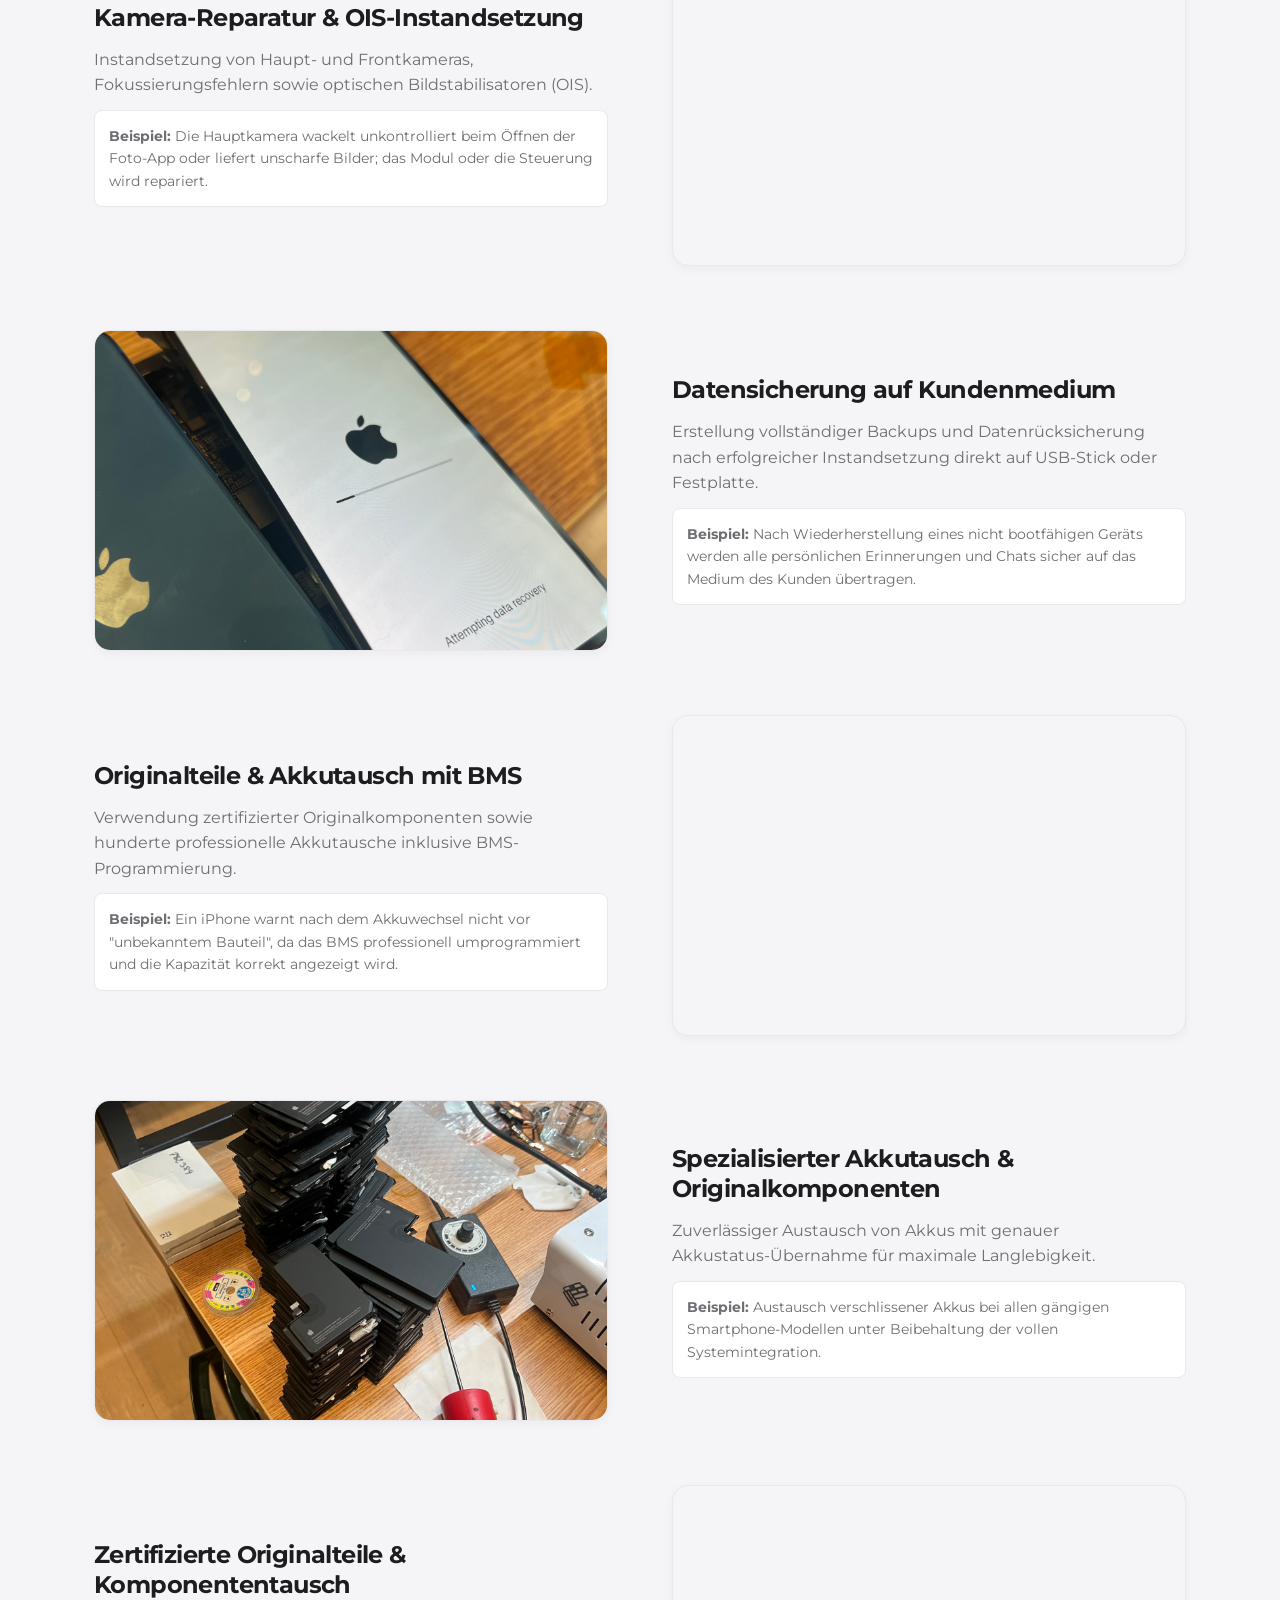
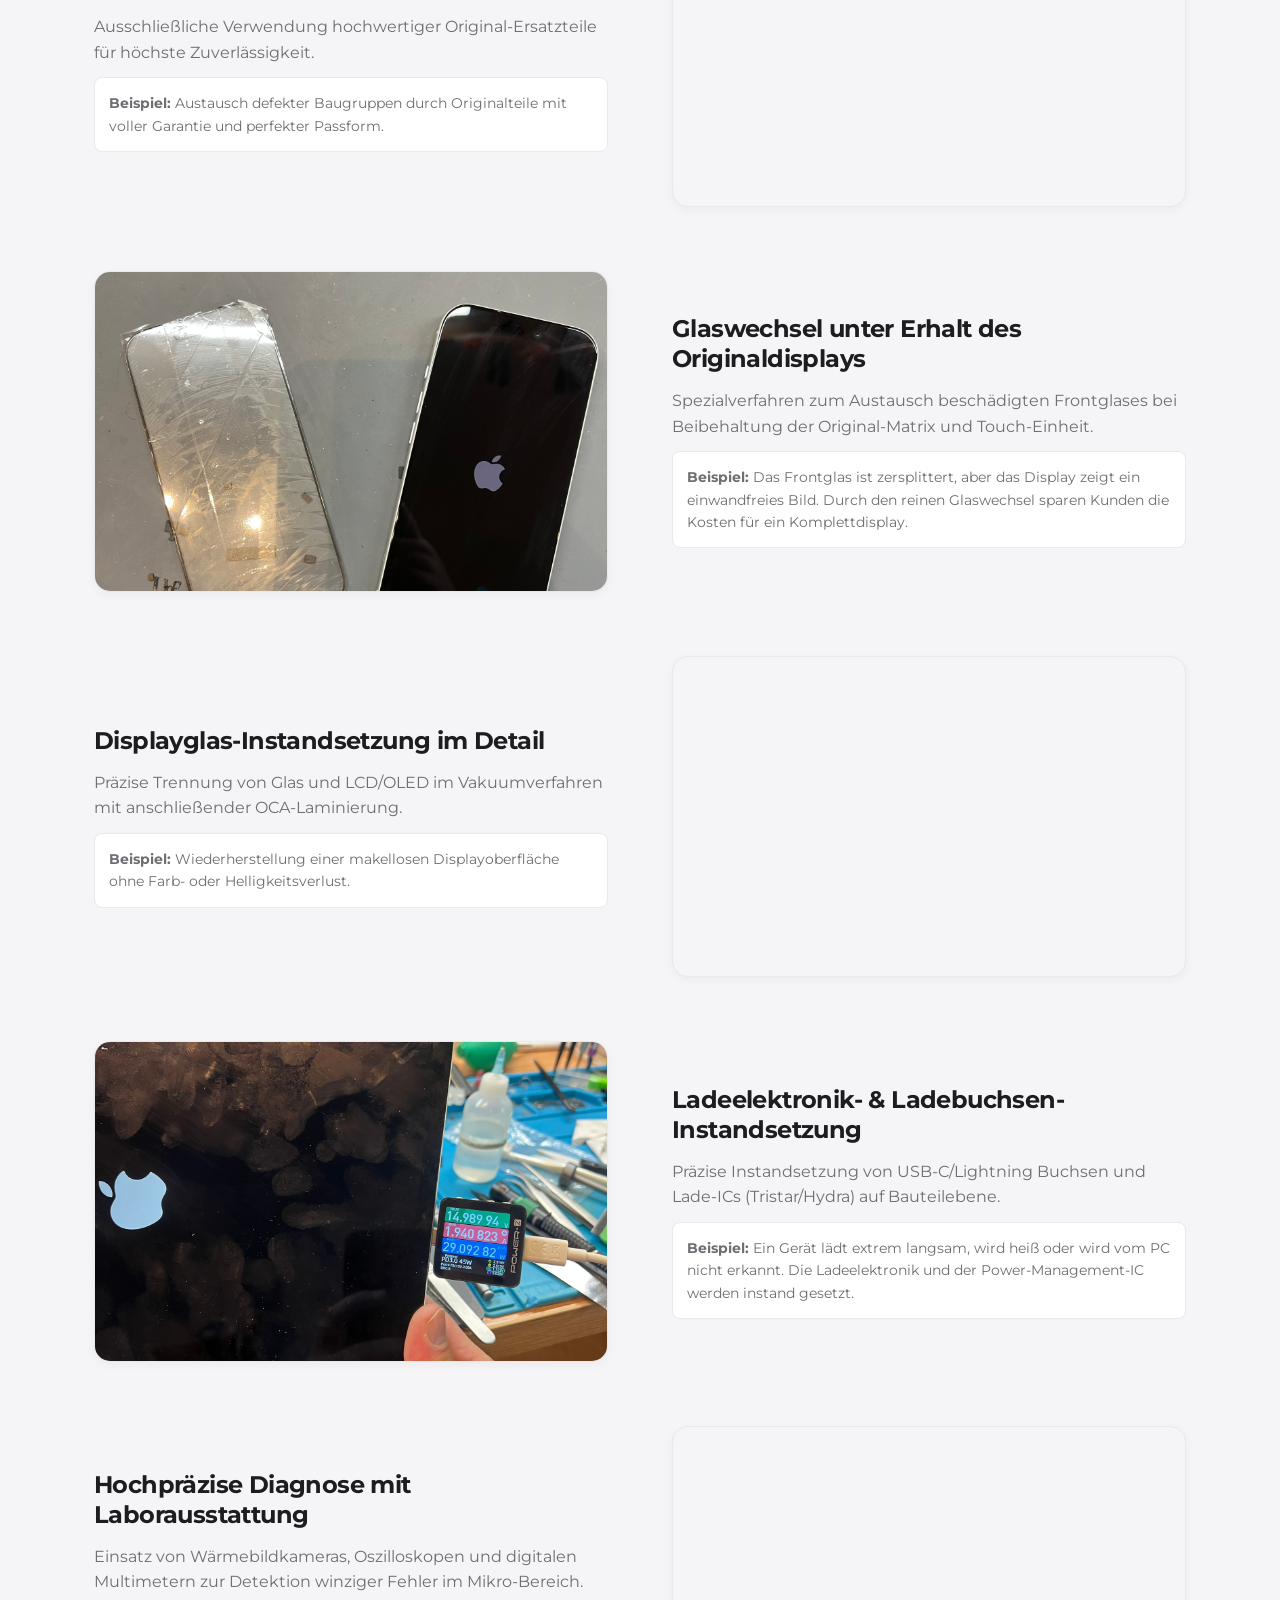
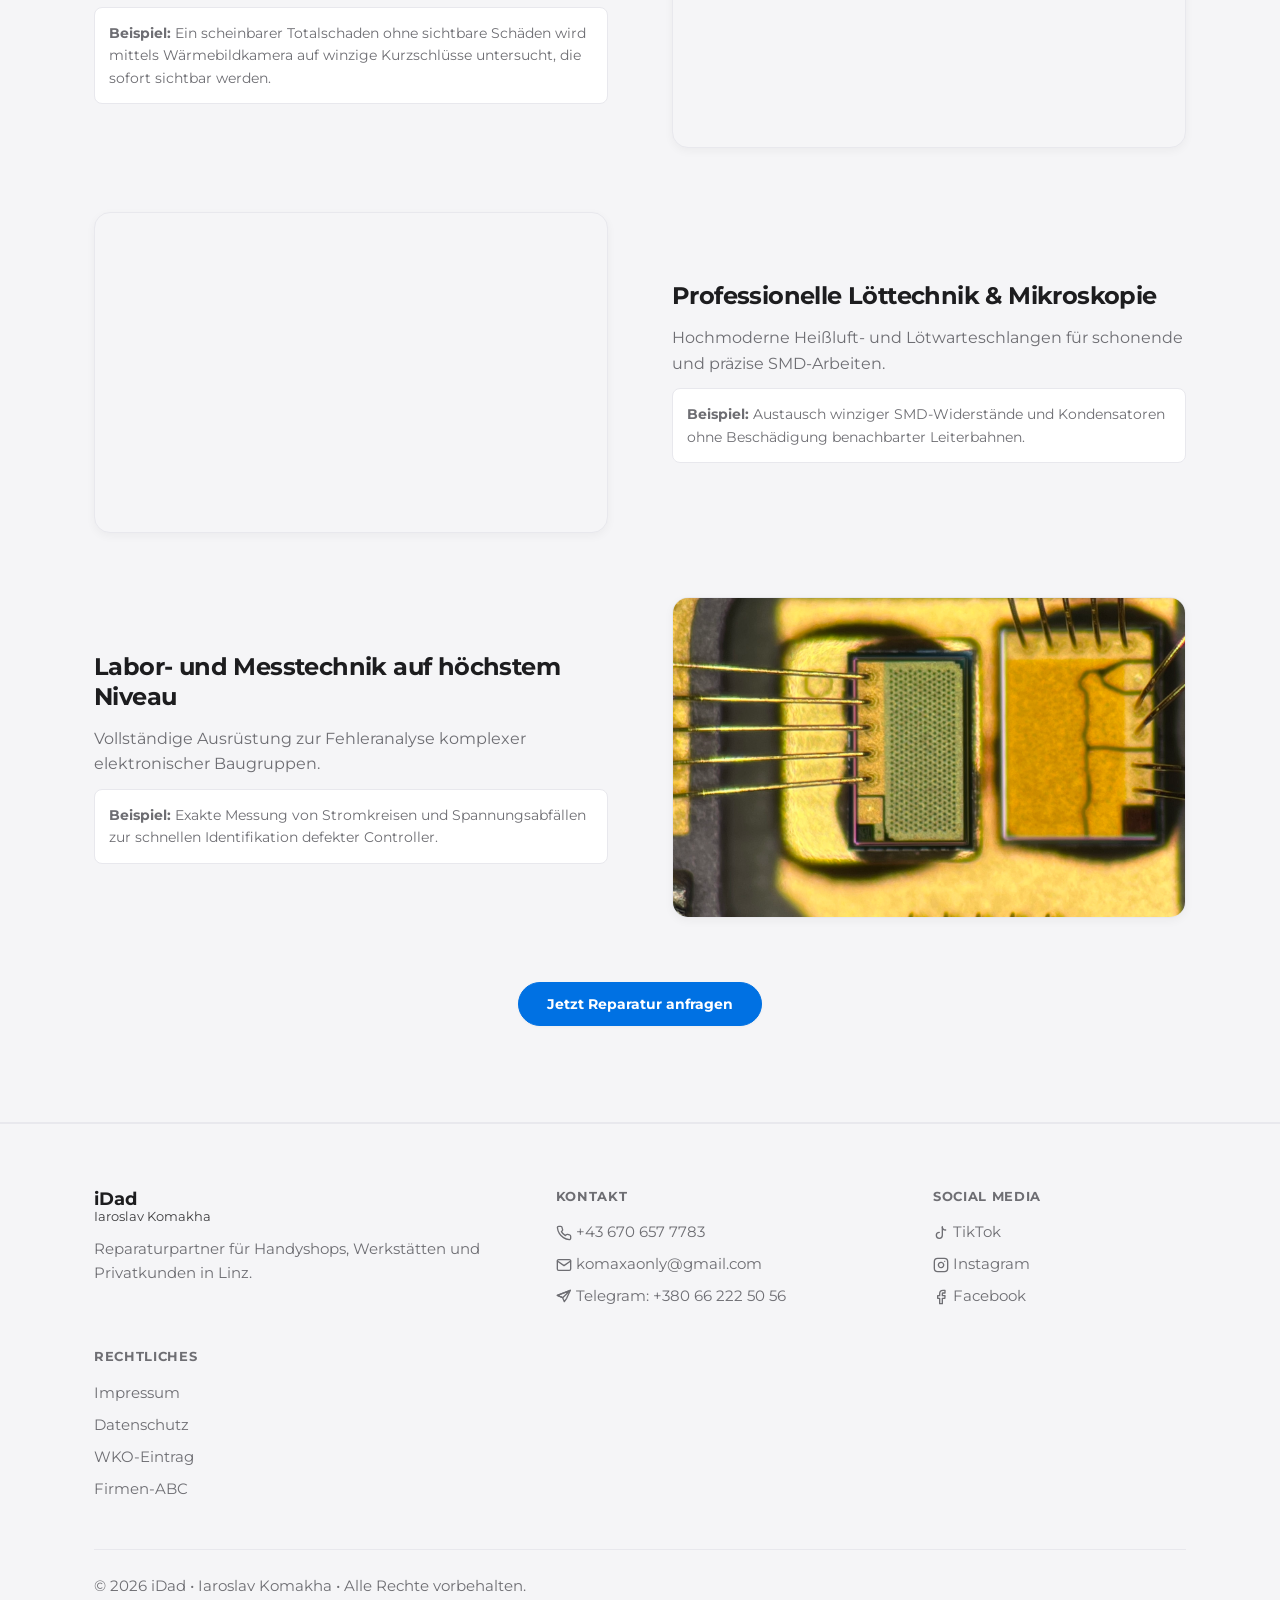
<file: beispielarbeiten.html>
<!DOCTYPE html>
<html lang="de-AT">
<head>
    <meta charset="utf-8">
    <meta name="viewport" content="width=device-width, initial-scale=1">
    <title>iDad - Beispielarbeiten &amp; Mikroelektronik in Linz</title>
    <meta name="description" content="Übersicht aller Beispielarbeiten von iDad in Linz: Mainboard-Reparaturen, Wasserschaden, Datenrettung, BGA-Rework, Face ID und mehr für B2B & Privatkunden.">
    <meta property="og:type" content="website">
    <meta property="og:title" content="iDad - Beispielarbeiten & Mikroelektronik in Linz">
    <meta property="og:description" content="Komplexe Mainboard-Reparaturen, BGA-Rework, Microsoldering und Datenrettung für Gewerbe und Privatkunden.">
    <meta property="og:url" content="https://reparaturpartner-linz.vercel.app/beispielarbeiten.html">
    <meta name="robots" content="index, follow">
    <meta name="author" content="Iaroslav Komakha">
    <meta name="theme-color" content="#00377b">
    <link rel="canonical" href="https://reparaturpartner-linz.vercel.app/beispielarbeiten.html">
    <link rel="icon" href="favicon.svg" type="image/svg+xml">
    <link rel="preload" href="fonts/montserrat-latin-400-normal.woff2" as="font" type="font/woff2" crossorigin>
    <link rel="preload" href="fonts/montserrat-latin-700-normal.woff2" as="font" type="font/woff2" crossorigin>
    <link rel="stylesheet" href="styles.css">
    <script>document.documentElement.classList.add('js');</script>
    <script src="script.js" defer></script>
</head>
<body>
    <a class="skip-link" href="#inhalt">Zum Inhalt springen</a>

    <svg width="0" height="0" style="position:absolute" aria-hidden="true" focusable="false">
        <defs>
            <symbol id="i-check" viewBox="0 0 24 24"><circle cx="12" cy="12" r="9"/><path d="M8 12.5l2.7 2.7L16 9.5"/></symbol>
            <symbol id="i-clock" viewBox="0 0 24 24"><circle cx="12" cy="12" r="9"/><path d="M12 7v5l3 2"/></symbol>
            <symbol id="i-medal" viewBox="0 0 24 24"><circle cx="12" cy="9" r="5"/><path d="M9 13.5L7.5 21l4.5-2.5 4.5 2.5-1.5-7.5"/></symbol>
            <symbol id="i-chip" viewBox="0 0 24 24"><rect x="7" y="7" width="10" height="10" rx="2"/><path d="M9 3v4M15 3v4M9 17v4M15 17v4M3 9h4M3 15h4M17 9h4M17 15h4"/></symbol>
            <symbol id="i-shield" viewBox="0 0 24 24"><path d="M12 3l7 3v5c0 4.5-3 8.2-7 10-4-1.8-7-5.5-7-10V6z"/><path d="M9 12l2 2 4-4"/></symbol>
            <symbol id="i-search" viewBox="0 0 24 24"><circle cx="11" cy="11" r="6"/><path d="M16 16l4.5 4.5"/></symbol>
            <symbol id="i-wrench" viewBox="0 0 24 24"><path d="M14.5 6.5a4 4 0 0 0-5 5L4 17l3 3 5.5-5.5a4 4 0 0 0 5-5l-2.5 2.5-2.5-.5-.5-2.5z"/></symbol>
            <symbol id="i-lock" viewBox="0 0 24 24"><rect x="5" y="11" width="14" height="9" rx="2"/><path d="M8 11V8a4 4 0 0 1 8 0v3"/></symbol>
            <symbol id="i-sliders" viewBox="0 0 24 24"><path d="M4 7h10M18 7h2M4 17h2M10 17h10"/><circle cx="16" cy="7" r="2"/><circle cx="8" cy="17" r="2"/></symbol>
            <symbol id="i-bolt" viewBox="0 0 24 24"><path d="M13 3L5 13h6l-1 8 8-10h-6z"/></symbol>
            <symbol id="i-box" viewBox="0 0 24 24"><path d="M3 8l9-5 9 5v9l-9 5-9-5z"/><path d="M3 8l9 5 9-5M12 13v9"/></symbol>
            <symbol id="i-phone" viewBox="0 0 24 24"><path d="M22 16.92v3a2 2 0 0 1-2.18 2 19.79 19.79 0 0 1-8.63-3.07 19.5 19.5 0 0 1-6-6 19.79 19.79 0 0 1-3.07-8.67A2 2 0 0 1 4.11 2h3a2 2 0 0 1 2 1.72 12.84 12.84 0 0 0 .7 2.81 2 2 0 0 1-.45 2.11L8.09 9.91a16 16 0 0 0 6 6l1.27-1.27a2 2 0 0 1 2.11-.45 12.84 12.84 0 0 0 2.81.7A2 2 0 0 1 22 16.92z"/></symbol>
            <symbol id="i-mail" viewBox="0 0 24 24"><path d="M4 4h16c1.1 0 2 .9 2 2v12c0 1.1-.9 2-2 2H4c-1.1 0-2-.9-2-2V6c0-1.1.9-2 2-2z"/><polyline points="22,6 12,13 2,6"/></symbol>
            <symbol id="i-telegram" viewBox="0 0 24 24"><path d="M21.5 2L2 9.5l8 3.5L21.5 2z"/><path d="M10 13l2.5 6L16 14l5.5-12L2 9.5l8 3.5z"/></symbol>
            <symbol id="i-tiktok" viewBox="0 0 24 24"><path d="M14 3v12.5a4.5 4.5 0 1 1-4.5-4.5"/><path d="M14 3c0 2.5 2 4.5 5 4.5"/></symbol>
            <symbol id="i-instagram" viewBox="0 0 24 24"><rect x="2" y="2" width="20" height="20" rx="5" ry="5"/><path d="M16 11.37A4 4 0 1 1 12.63 8 4 4 0 0 1 16 11.37z"/><line x1="17.5" y1="6.5" x2="17.51" y2="6.5"/></symbol>
            <symbol id="i-facebook" viewBox="0 0 24 24"><path d="M18 2h-3a5 5 0 0 0-5 5v3H7v4h3v8h4v-8h3.8l.2-4h-4V7a1 1 0 0 1 1-1h3z"/></symbol>
        </defs>
    </svg>

    <div class="site-top">
        <p class="promo">
            <span class="container">
                <span>Spezial-Tarife für B2B (Handyshops &amp; Werkstätten) sowie professioneller Service für Privatkunden</span>
            </span>
        </p>

        <header class="site-header">
            <div class="container site-header-container">
                <a class="brand brand-centered" href="index.html">
                    <img src="img/logo.ico" alt="iDad Logo" class="brand-logo" style="height: 38px; width: auto;">
                    <span class="brand-text">
                        <strong>iDad</strong>
                        <small>Iaroslav Komakha</small>
                    </span>
                </a>
                
                <div class="header-nav-row">
                    <a href="index.html" class="btn btn--outline-light" style="color: var(--primary); border-color: var(--border); background: var(--white); padding: 0.5rem 1rem; font-size: 0.875rem; text-decoration: none; border-radius: 0.375rem; display: inline-flex; align-items: center; gap: 0.375rem;">
                        &larr; Zurück zur Startseite
                    </a>
                    <a class="header-contact" href="tel:+436706577783">
                        <span class="label">Direkt anrufen</span>
                        <span class="value">+43&nbsp;670&nbsp;657&nbsp;7783</span>
                    </a>
                </div>
            </div>
        </header>
    </div>

    <main id="inhalt">
        <section class="section section--alt">
            <div class="container">
                <div class="section-head">
                    <h1>Beispielarbeiten &amp; Einblicke in die Werkstatt</h1>
                    <p>Reale Fotodokumentationen und Praxisbeispiele unserer Mikroelektronik-Instandsetzungen direkt aus der Werkstatt in Linz.</p>
                </div>

                <div class="feature-list">
                    
                    <!-- 1. Wasserschaden -->
                    <article class="feature">
                        <img src="img/2026_02_10_14_29_41_IMG_5998.jpg" width="800" height="600" loading="lazy" decoding="async" alt="Wasserschaden-Reparatur und Korrosionsbeseitigung auf der Platine">
                        <div>
                            <h3>Wasserschaden-Reparatur &amp; Korrosionsbeseitigung</h3>
                            <p>Professionelle Ultraschallreinigung und gezielte Beseitigung von Korrosion auf Bauteilebene nach Flüssigkeitsschäden.</p>
                            <p style="margin-top: 0.75rem; font-size: 0.875rem; background: var(--white); padding: 0.875rem; border-radius: 0.5rem; border: 1px solid var(--border);">
                                <strong>Beispiel:</strong> Ein iPhone oder MacBook nach Kontakt mit Wasser oder Kaffee, das nicht mehr startet oder Ladefehler aufweist, wird zerlegt, chemisch von Rückständen befreit und beschädigte SMD-Komponenten werden instand gesetzt.
                            </p>
                        </div>
                    </article>

                    <!-- 2. Netzwerk & WLAN -->
                    <article class="feature">
                        <img src="img/2022_06_24_12_15_00_IMG_5513.jpg" width="800" height="600" loading="lazy" decoding="async" alt="Netzwerk- und WLAN-Mainboard-Reparatur">
                        <div>
                            <h3>Netzwerk- &amp; WLAN-Mainboard-Reparatur</h3>
                            <p>Instandsetzung von Basisband-Chips, Antennenleitungen und WLAN-Modulen bei Verbindungsausfällen.</p>
                            <p style="margin-top: 0.75rem; font-size: 0.875rem; background: var(--white); padding: 0.875rem; border-radius: 0.5rem; border: 1px solid var(--border);">
                                <strong>Beispiel:</strong> Ein Gerät zeigt permanent "Kein Dienst", verliert ständig das WLAN-Signal oder lässt sich nicht aktivieren. Der Fehler wird im HF-Bereich auf der Platine behoben.
                            </p>
                        </div>
                    </article>

                    <!-- 3. Chip-Swap -->
                    <article class="feature">
                        <img src="img/2023_05_04_14_39_42_IMG_8121.jpg" width="800" height="600" loading="lazy" decoding="async" alt="Chip-Swap zur Datenrettung auf Spenderplatine">
                        <div>
                            <h3>Chip-Swap zur Datenrettung</h3>
                            <p>Umzug von Prozessor, EEPROM und NAND-Flash auf eine Spenderplatine bei mechanischem Totalschaden.</p>
                            <p style="margin-top: 0.75rem; font-size: 0.875rem; background: var(--white); padding: 0.875rem; border-radius: 0.5rem; border: 1px solid var(--border);">
                                <strong>Beispiel:</strong> Ein Smartphone nach schwerem Sturzschaden ist komplett tot. Durch den Chip-Swap auf ein Donor Board werden wichtige Fotos und Kontakte vollständig gerettet.
                            </p>
                        </div>
                    </article>

                    <!-- 4. BGA-Reballing -->
                    <article class="feature">
                        <img src="img/2023_05_12_18_38_23_IMG_8118.jpg" width="800" height="600" loading="lazy" decoding="async" alt="BGA-Reballing und Prozessor-Instandsetzung">
                        <div>
                            <h3>BGA-Reballing &amp; Prozessor-Instandsetzung</h3>
                            <p>Entlöten, Erneuern der Lötkugeln (Reballing) und präzises Neuplatzieren von BGAs, CPUs und PMICs.</p>
                            <p style="margin-top: 0.75rem; font-size: 0.875rem; background: var(--white); padding: 0.875rem; border-radius: 0.5rem; border: 1px solid var(--border);">
                                <strong>Beispiel:</strong> Geräte mit Bootloops oder thermischen Aussetzern, bei denen sich BGA-Chips gelöst haben, erhalten eine stabile Neulötung.
                            </p>
                        </div>
                    </article>

                    <!-- 5. Nach Fehlversuchen -->
                    <article class="feature">
                        <img src="img/2024_02_19_14_27_27_IMG_0762.jpg" width="800" height="600" loading="lazy" decoding="async" alt="Reparatur nach vorherigen Fehlversuchen">
                        <div>
                            <h3>Reparatur nach vorherigen Fehlversuchen</h3>
                            <p>Wiederherstellung von Hauptplatinen nach beschädigten Reparaturversuchen oder Lötfehlern in Fremdwerkstätten.</p>
                            <p style="margin-top: 0.75rem; font-size: 0.875rem; background: var(--white); padding: 0.875rem; border-radius: 0.5rem; border: 1px solid var(--border);">
                                <strong>Beispiel:</strong> Ein Smartphone mit abgerissenen Pads oder Kurzschlüssen nach einem fehlgeschlagenen Reparaturversuch wird mikroskopisch instand gesetzt.
                            </p>
                        </div>
                    </article>

                    <!-- 6. Face ID -->
                    <article class="feature">
                        <img src="img/2024_10_03_11_01_40_IMG_2838.jpg" width="800" height="600" loading="lazy" decoding="async" alt="Face ID Modul Reparatur">
                        <div>
                            <h3>Face ID Modul Reparatur</h3>
                            <p>Mikro-Reparatur von Flexkabeln, Laserdioden und Flood Illuminatoren ohne Funktionsverlust.</p>
                            <p style="margin-top: 0.75rem; font-size: 0.875rem; background: var(--white); padding: 0.875rem; border-radius: 0.5rem; border: 1px solid var(--border);">
                                <strong>Beispiel:</strong> Nach Sturz funktioniert Face ID ("TrueDepth erkannt") nicht mehr. Statt teurem Komplettaustausch wird das Originalmodul repariert.
                            </p>
                        </div>
                    </article>

                    <!-- 7. 4K Mikroskop Bericht -->
                    <article class="feature">
                        <img src="img/2024_10_14_17_06_50_IMG_2891.jpg" width="800" height="600" loading="lazy" decoding="async" alt="Transparenter 4K-Mikroskop-Reparaturbericht">
                        <div>
                            <h3>Transparenter 4K-Mikroskop-Reparaturbericht</h3>
                            <p>Hochauflösende 4K-Videoaufnahmen und Fotodokumentationen direkt aus dem Stereomikroskop während des Reparaturprozesses.</p>
                            <p style="margin-top: 0.75rem; font-size: 0.875rem; background: var(--white); padding: 0.875rem; border-radius: 0.5rem; border: 1px solid var(--border);">
                                <strong>Beispiel:</strong> Handyshops und Kunden können den exakten Platinenzustand und jeden Schritt der Mikro-Lötung transparent nachvollziehen.
                            </p>
                        </div>
                    </article>

                    <!-- 8. Kamera Reparatur -->
                    <article class="feature">
                        <img src="img/2025_05_09_13_19_57_IMG_4189.jpg" width="800" height="600" loading="lazy" decoding="async" alt="Kamera-Reparatur und OIS-Instandsetzung">
                        <div>
                            <h3>Kamera-Reparatur &amp; OIS-Instandsetzung</h3>
                            <p>Instandsetzung von Haupt- und Frontkameras, Fokussierungsfehlern sowie optischen Bildstabilisatoren (OIS).</p>
                            <p style="margin-top: 0.75rem; font-size: 0.875rem; background: var(--white); padding: 0.875rem; border-radius: 0.5rem; border: 1px solid var(--border);">
                                <strong>Beispiel:</strong> Die Hauptkamera wackelt unkontrolliert beim Öffnen der Foto-App oder liefert unscharfe Bilder; das Modul oder die Steuerung wird repariert.
                            </p>
                        </div>
                    </article>

                    <!-- 9. Backup -->
                    <article class="feature">
                        <img src="img/2025_05_21_16_50_56_IMG_4271.jpg" width="800" height="600" loading="lazy" decoding="async" alt="Datensicherung auf Kundenmedium">
                        <div>
                            <h3>Datensicherung auf Kundenmedium</h3>
                            <p>Erstellung vollständiger Backups und Datenrücksicherung nach erfolgreicher Instandsetzung direkt auf USB-Stick oder Festplatte.</p>
                            <p style="margin-top: 0.75rem; font-size: 0.875rem; background: var(--white); padding: 0.875rem; border-radius: 0.5rem; border: 1px solid var(--border);">
                                <strong>Beispiel:</strong> Nach Wiederherstellung eines nicht bootfähigen Geräts werden alle persönlichen Erinnerungen und Chats sicher auf das Medium des Kunden übertragen.
                            </p>
                        </div>
                    </article>

                    <!-- 10. Originalteile & Akku -->
                    <article class="feature">
                        <img src="img/2025_05_23_12_14_00_IMG_4292.jpg" width="800" height="600" loading="lazy" decoding="async" alt="Originalteile und Akkutausch mit BMS">
                        <div>
                            <h3>Originalteile &amp; Akkutausch mit BMS</h3>
                            <p>Verwendung zertifizierter Originalkomponenten sowie hunderte professionelle Akkutausche inklusive BMS-Programmierung.</p>
                            <p style="margin-top: 0.75rem; font-size: 0.875rem; background: var(--white); padding: 0.875rem; border-radius: 0.5rem; border: 1px solid var(--border);">
                                <strong>Beispiel:</strong> Ein iPhone warnt nach dem Akkuwechsel nicht vor "unbekanntem Bauteil", da das BMS professionell umprogrammiert und die Kapazität korrekt angezeigt wird.
                            </p>
                        </div>
                    </article>

                    <!-- 10b. Weitere Akkuwechsel -->
                    <article class="feature">
                        <img src="img/2026_01_31_17_22_27_IMG_5932.jpg" width="800" height="600" loading="lazy" decoding="async" alt="Spezialiserter Akkutausch">
                        <div>
                            <h3>Spezialisierter Akkutausch &amp; Originalkomponenten</h3>
                            <p>Zuverlässiger Austausch von Akkus mit genauer Akkustatus-Übernahme für maximale Langlebigkeit.</p>
                            <p style="margin-top: 0.75rem; font-size: 0.875rem; background: var(--white); padding: 0.875rem; border-radius: 0.5rem; border: 1px solid var(--border);">
                                <strong>Beispiel:</strong> Austausch verschlissener Akkus bei allen gängigen Smartphone-Modellen unter Beibehaltung der vollen Systemintegration.
                            </p>
                        </div>
                    </article>

                    <article class="feature">
                        <img src="img/2026_02_08_15_38_54_IMG_5983.jpg" width="800" height="600" loading="lazy" decoding="async" alt="Originalteile und Qualitätsprüfung">
                        <div>
                            <h3>Zertifizierte Originalteile &amp; Komponententausch</h3>
                            <p>Ausschließliche Verwendung hochwertiger Original-Ersatzteile für höchste Zuverlässigkeit.</p>
                            <p style="margin-top: 0.75rem; font-size: 0.875rem; background: var(--white); padding: 0.875rem; border-radius: 0.5rem; border: 1px solid var(--border);">
                                <strong>Beispiel:</strong> Austausch defekter Baugruppen durch Originalteile mit voller Garantie und perfekter Passform.
                            </p>
                        </div>
                    </article>

                    <!-- 11. Glaswechsel -->
                    <article class="feature">
                        <img src="img/2026_02_24_15_37_40_IMG_6054.jpg" width="800" height="600" loading="lazy" decoding="async" alt="Glaswechsel unter Erhalt des Originaldisplays">
                        <div>
                            <h3>Glaswechsel unter Erhalt des Originaldisplays</h3>
                            <p>Spezialverfahren zum Austausch beschädigten Frontglases bei Beibehaltung der Original-Matrix und Touch-Einheit.</p>
                            <p style="margin-top: 0.75rem; font-size: 0.875rem; background: var(--white); padding: 0.875rem; border-radius: 0.5rem; border: 1px solid var(--border);">
                                <strong>Beispiel:</strong> Das Frontglas ist zersplittert, aber das Display zeigt ein einwandfreies Bild. Durch den reinen Glaswechsel sparen Kunden die Kosten für ein Komplettdisplay.
                            </p>
                        </div>
                    </article>

                    <article class="feature">
                        <img src="img/2026_02_24_15_37_50_IMG_6055.jpg" width="800" height="600" loading="lazy" decoding="async" alt="Displayglas-Reparatur Detailansicht">
                        <div>
                            <h3>Displayglas-Instandsetzung im Detail</h3>
                            <p>Präzise Trennung von Glas und LCD/OLED im Vakuumverfahren mit anschließender OCA-Laminierung.</p>
                            <p style="margin-top: 0.75rem; font-size: 0.875rem; background: var(--white); padding: 0.875rem; border-radius: 0.5rem; border: 1px solid var(--border);">
                                <strong>Beispiel:</strong> Wiederherstellung einer makellosen Displayoberfläche ohne Farb- oder Helligkeitsverlust.
                            </p>
                        </div>
                    </article>

                    <!-- 12. Ladeelektronik -->
                    <article class="feature">
                        <img src="img/2026_03_11_15_43_16_IMG_6143.jpg" width="800" height="600" loading="lazy" decoding="async" alt="Ladeelektronik und Ladebuchsen-Instandsetzung">
                        <div>
                            <h3>Ladeelektronik- &amp; Ladebuchsen-Instandsetzung</h3>
                            <p>Präzise Instandsetzung von USB-C/Lightning Buchsen und Lade-ICs (Tristar/Hydra) auf Bauteilebene.</p>
                            <p style="margin-top: 0.75rem; font-size: 0.875rem; background: var(--white); padding: 0.875rem; border-radius: 0.5rem; border: 1px solid var(--border);">
                                <strong>Beispiel:</strong> Ein Gerät lädt extrem langsam, wird heiß oder wird vom PC nicht erkannt. Die Ladeelektronik und der Power-Management-IC werden instand gesetzt.
                            </p>
                        </div>
                    </article>

                    <!-- 13. Laborausstattung -->
                    <article class="feature">
                        <img src="img/2024_09_28_12_10_26_IMG_2771.jpg" width="800" height="600" loading="lazy" decoding="async" alt="Hochpräzise Diagnose mit Laborausstattung">
                        <div>
                            <h3>Hochpräzise Diagnose mit Laborausstattung</h3>
                            <p>Einsatz von Wärmebildkameras, Oszilloskopen und digitalen Multimetern zur Detektion winziger Fehler im Mikro-Bereich.</p>
                            <p style="margin-top: 0.75rem; font-size: 0.875rem; background: var(--white); padding: 0.875rem; border-radius: 0.5rem; border: 1px solid var(--border);">
                                <strong>Beispiel:</strong> Ein scheinbarer Totalschaden ohne sichtbare Schäden wird mittels Wärmebildkamera auf winzige Kurzschlüsse untersucht, die sofort sichtbar werden.
                            </p>
                        </div>
                    </article>

                    <article class="feature">
                        <img src="img/2024_09_28_13_36_03_IMG_2777.jpg" width="800" height="600" loading="lazy" decoding="async" alt="Mikroelektronik Arbeitsplatz und Löttechnik">
                        <div>
                            <h3>Professionelle Löttechnik &amp; Mikroskopie</h3>
                            <p>Hochmoderne Heißluft- und Lötwarteschlangen für schonende und präzise SMD-Arbeiten.</p>
                            <p style="margin-top: 0.75rem; font-size: 0.875rem; background: var(--white); padding: 0.875rem; border-radius: 0.5rem; border: 1px solid var(--border);">
                                <strong>Beispiel:</strong> Austausch winziger SMD-Widerstände und Kondensatoren ohne Beschädigung benachbarter Leiterbahnen.
                            </p>
                        </div>
                    </article>

                    <article class="feature">
                        <img src="img/2024_10_01_16_17_39_IMG_2815.jpg" width="800" height="600" loading="lazy" decoding="async" alt="Erweiterte Labor- und Messgeräteausstattung">
                        <div>
                            <h3>Labor- und Messtechnik auf höchstem Niveau</h3>
                            <p>Vollständige Ausrüstung zur Fehleranalyse komplexer elektronischer Baugruppen.</p>
                            <p style="margin-top: 0.75rem; font-size: 0.875rem; background: var(--white); padding: 0.875rem; border-radius: 0.5rem; border: 1px solid var(--border);">
                                <strong>Beispiel:</strong> Exakte Messung von Stromkreisen und Spannungsabfällen zur schnellen Identifikation defekter Controller.
                            </p>
                        </div>
                    </article>

                </div>

                <div style="text-align: center; margin-top: 4rem;">
                    <a href="index.html#anfrage" class="btn btn--primary">Jetzt Reparatur anfragen</a>
                </div>
            </div>
        </section>
    </main>

    <footer class="site-footer">
        <div class="container">
            <div class="footer-grid">
                <div>
                    <p class="footer-name" style="line-height: 1.2;">
                        <strong style="display: block; font-size: 1.1rem;">iDad</strong>
                        <small style="display: block; font-weight: normal; font-size: 0.8rem; opacity: 0.85;">Iaroslav Komakha</small>
                    </p>
                    <p>Reparaturpartner für Handyshops, Werkstätten und Privatkunden in Linz.</p>
                </div>
                <div>
                    <h2>Kontakt</h2>
                    <ul>
                        <li><svg width="16" height="16" fill="currentColor" style="vertical-align: middle; margin-right: 4px;" aria-hidden="true"><use href="#i-phone"/></svg><a href="tel:+436706577783">+43&nbsp;670&nbsp;657&nbsp;7783</a></li>
                        <li><svg width="16" height="16" fill="currentColor" style="vertical-align: middle; margin-right: 4px;" aria-hidden="true"><use href="#i-mail"/></svg><a href="mailto:komaxaonly@gmail.com">komaxaonly@gmail.com</a></li>
                        <li><svg width="16" height="16" fill="currentColor" style="vertical-align: middle; margin-right: 4px;" aria-hidden="true"><use href="#i-telegram"/></svg><a href="https://t.me/+380662225056" target="_blank" rel="noopener noreferrer">Telegram: +380&nbsp;66&nbsp;222&nbsp;50&nbsp;56</a></li>
                    </ul>
                </div>
                <div>
                    <h2>Social Media</h2>
                    <ul>
                        <li><svg width="16" height="16" fill="currentColor" style="vertical-align: middle; margin-right: 4px;" aria-hidden="true"><use href="#i-tiktok"/></svg><a href="https://www.tiktok.com/@idad.apple.service" target="_blank" rel="noopener noreferrer">TikTok</a></li>
                        <li><svg width="16" height="16" fill="currentColor" style="vertical-align: middle; margin-right: 4px;" aria-hidden="true"><use href="#i-instagram"/></svg><a href="https://www.instagram.com/idad.service.linz/" target="_blank" rel="noopener noreferrer">Instagram</a></li>
                        <li><svg width="16" height="16" fill="currentColor" style="vertical-align: middle; margin-right: 4px;" aria-hidden="true"><use href="#i-facebook"/></svg><a href="https://www.facebook.com/komaxaonly" target="_blank" rel="noopener noreferrer">Facebook</a></li>
                    </ul>
                </div>
                <div>
                    <h2>Rechtliches</h2>
                    <ul>
                        <li><a href="impressum.html">Impressum</a></li>
                        <li><a href="datenschutz.html">Datenschutz</a></li>
                        <li><a href="https://firmen.wko.at/iaroslav-komakha/ober%C3%B6sterreich/?firmaid=014bb881-d39e-4198-9e74-b0991da9c404" target="_blank" rel="noopener">WKO-Eintrag</a></li>
                        <li><a href="https://www.firmenabc.at/iaroslav-komakha_HAVQi" target="_blank" rel="noopener">Firmen-ABC</a></li>
                    </ul>
                </div>
            </div>
            <p class="copyright">&copy; 2026 iDad &bull; Iaroslav Komakha &bull; Alle Rechte vorbehalten.</p>
        </div>
    </footer>
</body>
</html>
</file>
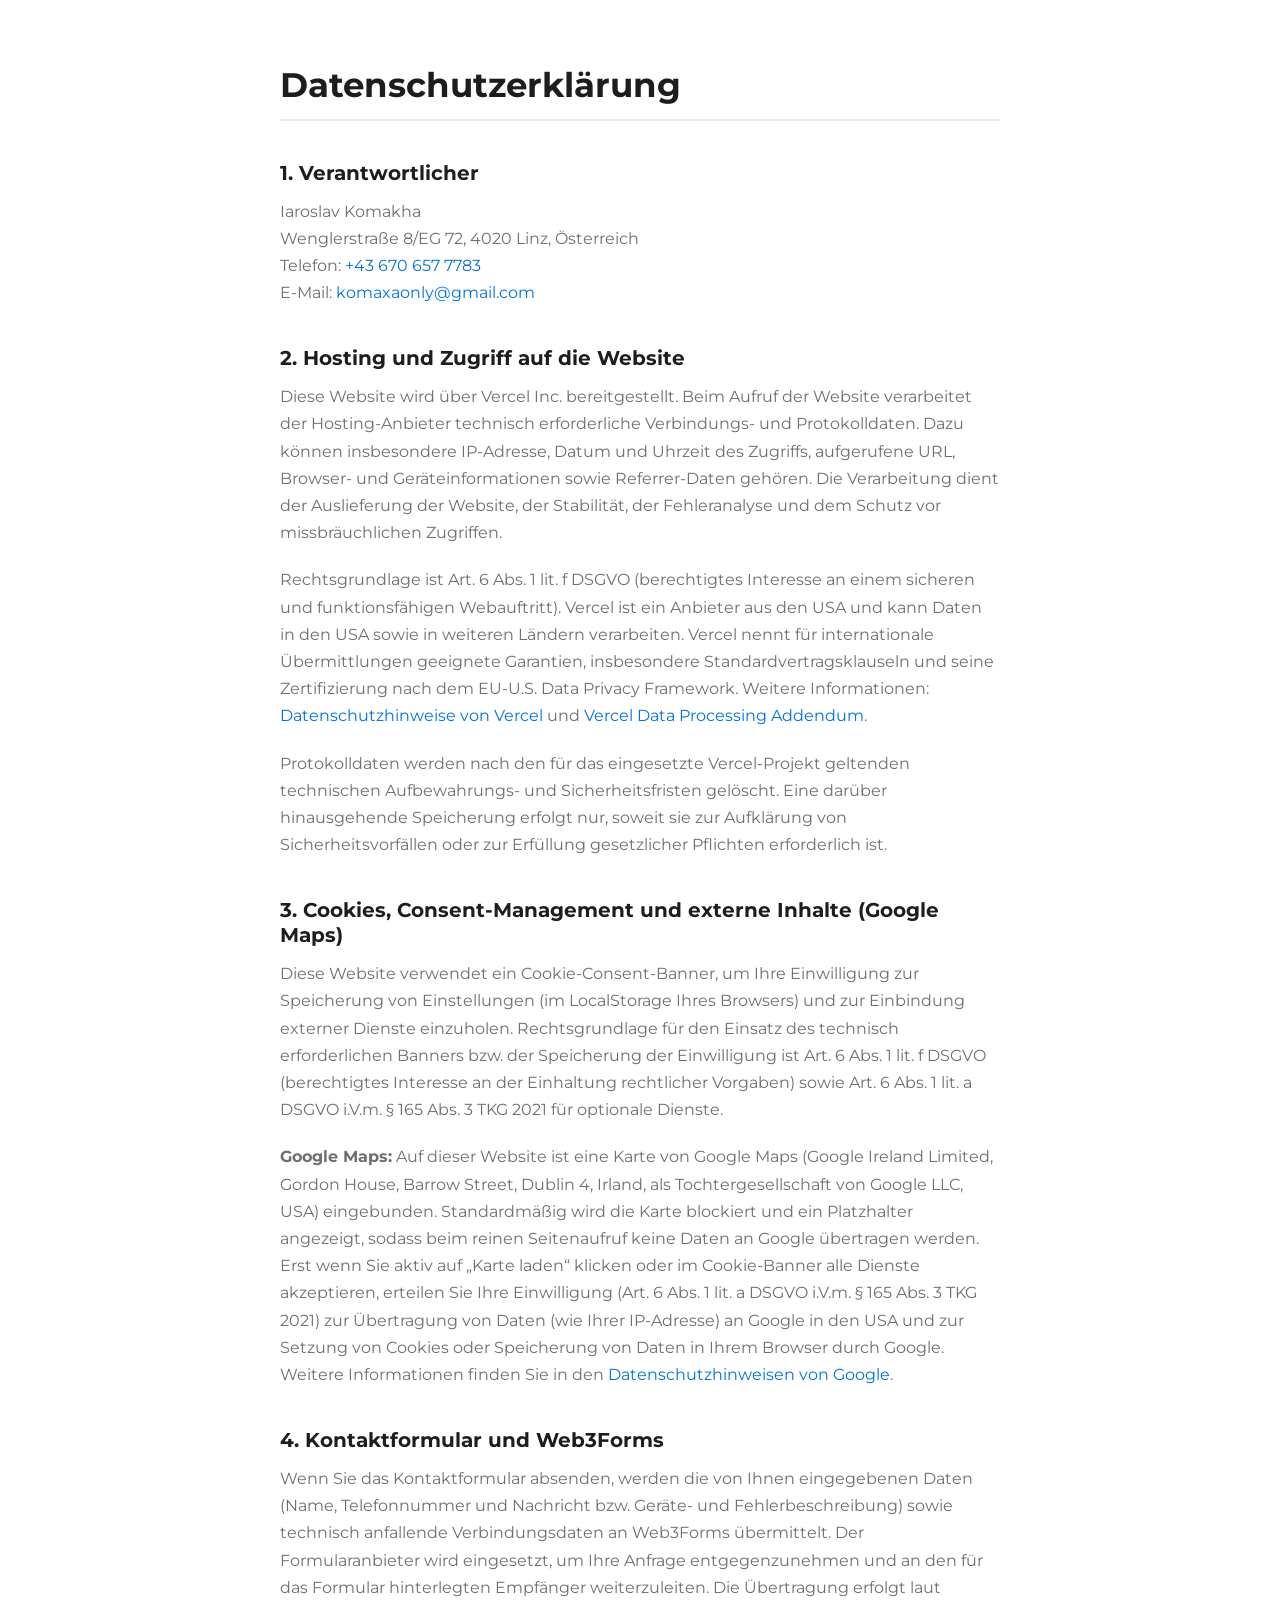
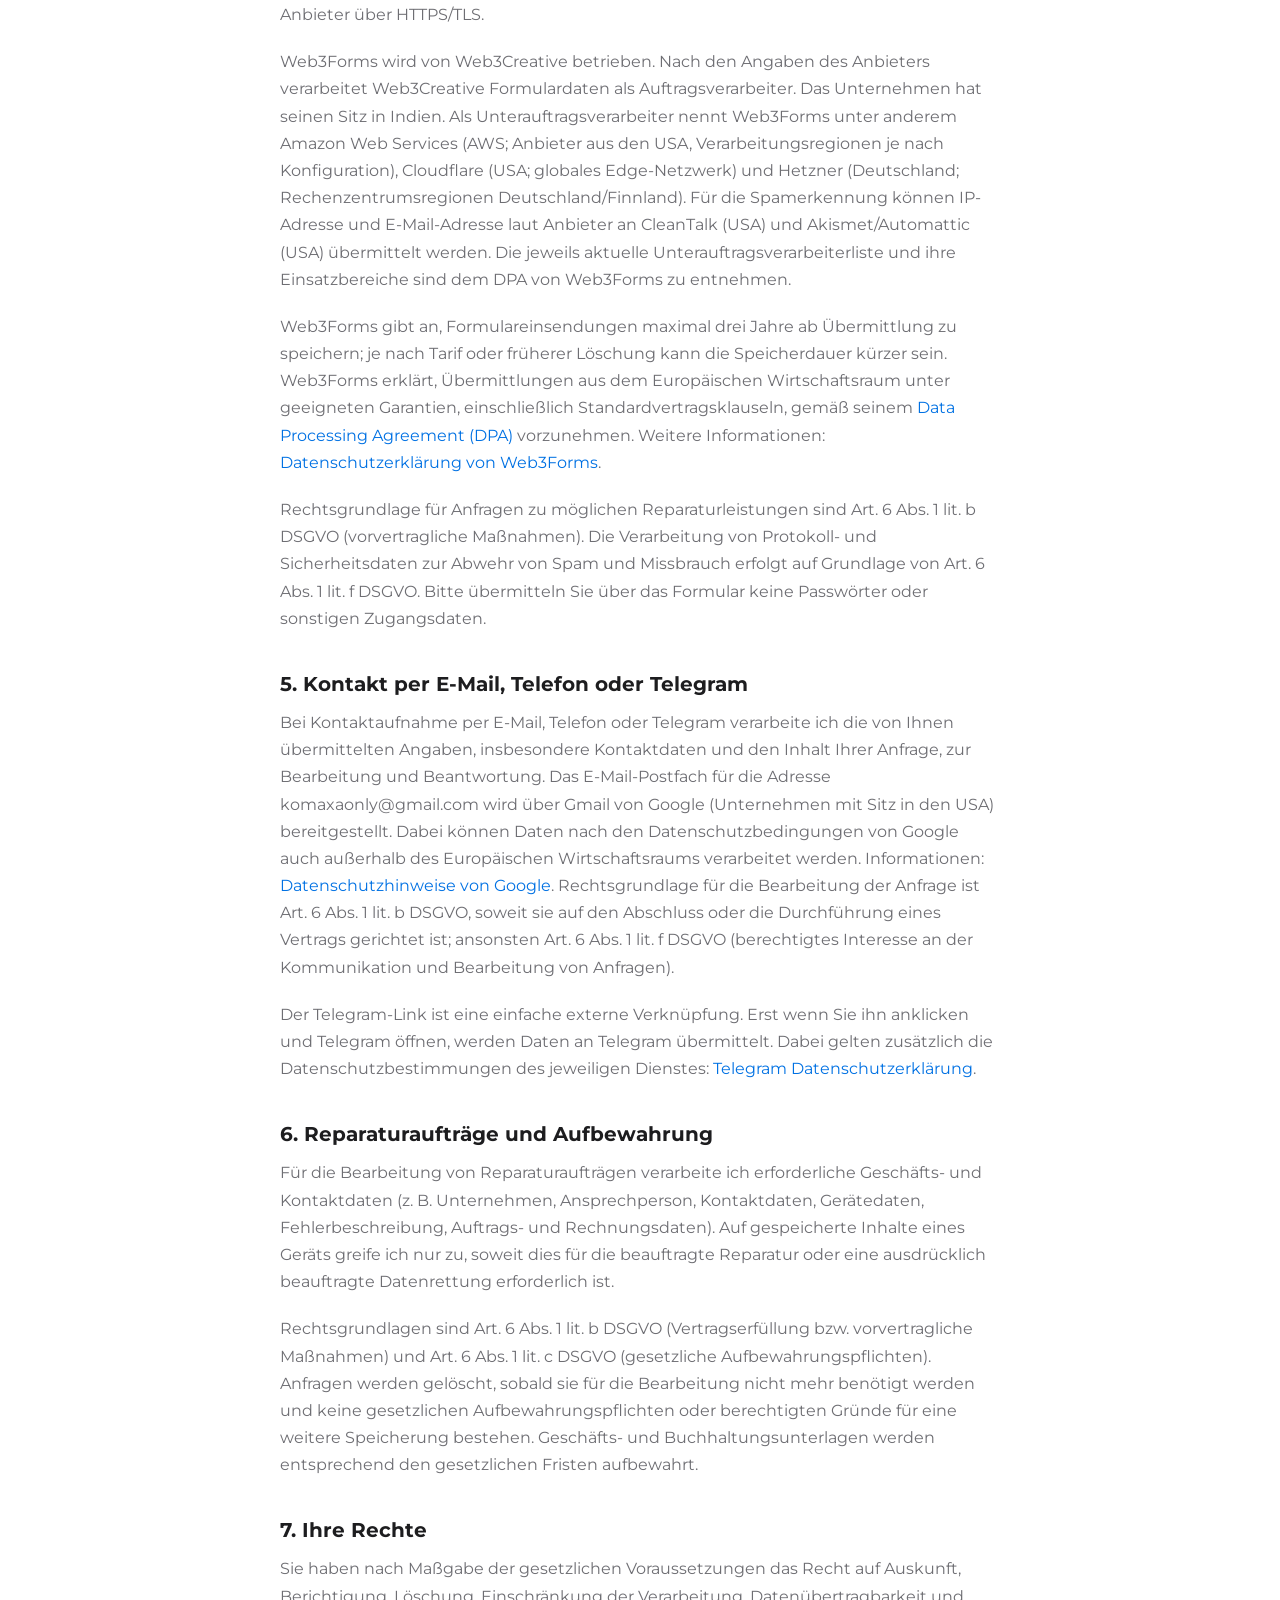
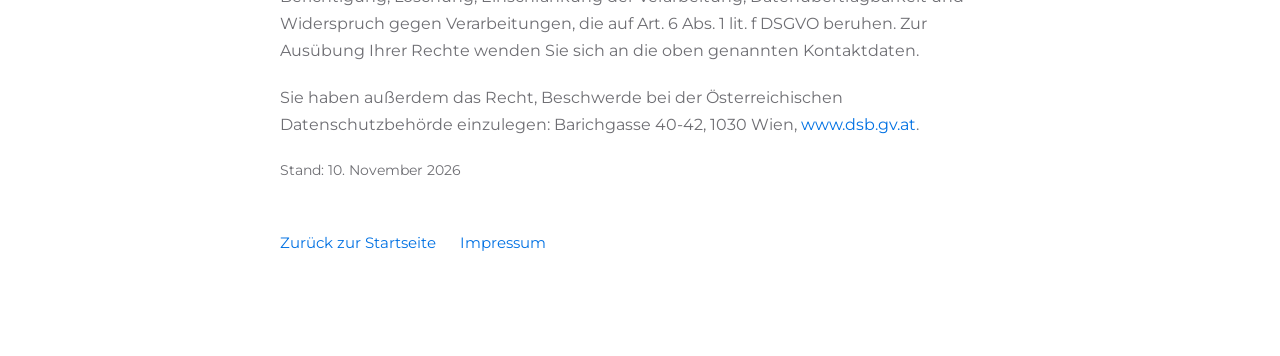
<file: datenschutz.html>
<!DOCTYPE html>
<html lang="de-AT">
<head>
    <meta charset="utf-8">
    <meta name="viewport" content="width=device-width, initial-scale=1">
    <title>Datenschutzerklärung | Iaroslav Komakha</title>
    <meta name="description" content="Informationen zur Verarbeitung personenbezogener Daten auf der Website von Iaroslav Komakha.">
    <meta name="robots" content="index, follow">
    <link rel="stylesheet" href="styles.css">
</head>
<body>
    <main class="legal">
        <h1>Datenschutzerklärung</h1>

        <h2>1. Verantwortlicher</h2>
        <p>
            Iaroslav Komakha<br>
            Wenglerstraße 8/EG 72, 4020 Linz, Österreich<br>
            Telefon: <a href="tel:+436706577783">+43 670 657 7783</a><br>
            E-Mail: <a href="mailto:komaxaonly@gmail.com">komaxaonly@gmail.com</a>
        </p>

        <h2>2. Hosting und Zugriff auf die Website</h2>
        <p>Diese Website wird über Vercel Inc. bereitgestellt. Beim Aufruf der Website verarbeitet der Hosting-Anbieter technisch erforderliche Verbindungs- und Protokolldaten. Dazu können insbesondere IP-Adresse, Datum und Uhrzeit des Zugriffs, aufgerufene URL, Browser- und Geräteinformationen sowie Referrer-Daten gehören. Die Verarbeitung dient der Auslieferung der Website, der Stabilität, der Fehleranalyse und dem Schutz vor missbräuchlichen Zugriffen.</p>
        <p>Rechtsgrundlage ist Art. 6 Abs. 1 lit. f DSGVO (berechtigtes Interesse an einem sicheren und funktionsfähigen Webauftritt). Vercel ist ein Anbieter aus den USA und kann Daten in den USA sowie in weiteren Ländern verarbeiten. Vercel nennt für internationale Übermittlungen geeignete Garantien, insbesondere Standardvertragsklauseln und seine Zertifizierung nach dem EU-U.S. Data Privacy Framework. Weitere Informationen: <a href="https://vercel.com/legal/privacy-notice" target="_blank" rel="noopener noreferrer">Datenschutzhinweise von Vercel</a> und <a href="https://vercel.com/legal/dpa" target="_blank" rel="noopener noreferrer">Vercel Data Processing Addendum</a>.</p>
        <p>Protokolldaten werden nach den für das eingesetzte Vercel-Projekt geltenden technischen Aufbewahrungs- und Sicherheitsfristen gelöscht. Eine darüber hinausgehende Speicherung erfolgt nur, soweit sie zur Aufklärung von Sicherheitsvorfällen oder zur Erfüllung gesetzlicher Pflichten erforderlich ist.</p>

        <h2>3. Cookies, Consent-Management und externe Inhalte (Google Maps)</h2>
        <p>Diese Website verwendet ein Cookie-Consent-Banner, um Ihre Einwilligung zur Speicherung von Einstellungen (im LocalStorage Ihres Browsers) und zur Einbindung externer Dienste einzuholen. Rechtsgrundlage für den Einsatz des technisch erforderlichen Banners bzw. der Speicherung der Einwilligung ist Art. 6 Abs. 1 lit. f DSGVO (berechtigtes Interesse an der Einhaltung rechtlicher Vorgaben) sowie Art. 6 Abs. 1 lit. a DSGVO i.V.m. § 165 Abs. 3 TKG 2021 für optionale Dienste.</p>
        <p><strong>Google Maps:</strong> Auf dieser Website ist eine Karte von Google Maps (Google Ireland Limited, Gordon House, Barrow Street, Dublin 4, Irland, als Tochtergesellschaft von Google LLC, USA) eingebunden. Standardmäßig wird die Karte blockiert und ein Platzhalter angezeigt, sodass beim reinen Seitenaufruf keine Daten an Google übertragen werden. Erst wenn Sie aktiv auf „Karte laden“ klicken oder im Cookie-Banner alle Dienste akzeptieren, erteilen Sie Ihre Einwilligung (Art. 6 Abs. 1 lit. a DSGVO i.V.m. § 165 Abs. 3 TKG 2021) zur Übertragung von Daten (wie Ihrer IP-Adresse) an Google in den USA und zur Setzung von Cookies oder Speicherung von Daten in Ihrem Browser durch Google. Weitere Informationen finden Sie in den <a href="https://policies.google.com/privacy" target="_blank" rel="noopener noreferrer">Datenschutzhinweisen von Google</a>.</p>

        <h2>4. Kontaktformular und Web3Forms</h2>
        <p>Wenn Sie das Kontaktformular absenden, werden die von Ihnen eingegebenen Daten (Name, Telefonnummer und Nachricht bzw. Geräte- und Fehlerbeschreibung) sowie technisch anfallende Verbindungsdaten an Web3Forms übermittelt. Der Formularanbieter wird eingesetzt, um Ihre Anfrage entgegenzunehmen und an den für das Formular hinterlegten Empfänger weiterzuleiten. Die Übertragung erfolgt laut Anbieter über HTTPS/TLS.</p>
        <p>Web3Forms wird von Web3Creative betrieben. Nach den Angaben des Anbieters verarbeitet Web3Creative Formulardaten als Auftragsverarbeiter. Das Unternehmen hat seinen Sitz in Indien. Als Unterauftragsverarbeiter nennt Web3Forms unter anderem Amazon Web Services (AWS; Anbieter aus den USA, Verarbeitungsregionen je nach Konfiguration), Cloudflare (USA; globales Edge-Netzwerk) und Hetzner (Deutschland; Rechenzentrumsregionen Deutschland/Finnland). Für die Spamerkennung können IP-Adresse und E-Mail-Adresse laut Anbieter an CleanTalk (USA) und Akismet/Automattic (USA) übermittelt werden. Die jeweils aktuelle Unterauftragsverarbeiterliste und ihre Einsatzbereiche sind dem DPA von Web3Forms zu entnehmen.</p>
        <p>Web3Forms gibt an, Formulareinsendungen maximal drei Jahre ab Übermittlung zu speichern; je nach Tarif oder früherer Löschung kann die Speicherdauer kürzer sein. Web3Forms erklärt, Übermittlungen aus dem Europäischen Wirtschaftsraum unter geeigneten Garantien, einschließlich Standardvertragsklauseln, gemäß seinem <a href="https://web3forms.com/dpa" target="_blank" rel="noopener noreferrer">Data Processing Agreement (DPA)</a> vorzunehmen. Weitere Informationen: <a href="https://web3forms.com/privacy" target="_blank" rel="noopener noreferrer">Datenschutzerklärung von Web3Forms</a>.</p>
        <p>Rechtsgrundlage für Anfragen zu möglichen Reparaturleistungen sind Art. 6 Abs. 1 lit. b DSGVO (vorvertragliche Maßnahmen). Die Verarbeitung von Protokoll- und Sicherheitsdaten zur Abwehr von Spam und Missbrauch erfolgt auf Grundlage von Art. 6 Abs. 1 lit. f DSGVO. Bitte übermitteln Sie über das Formular keine Passwörter oder sonstigen Zugangsdaten.</p>

        <h2>5. Kontakt per E-Mail, Telefon oder Telegram</h2>
        <p>Bei Kontaktaufnahme per E-Mail, Telefon oder Telegram verarbeite ich die von Ihnen übermittelten Angaben, insbesondere Kontaktdaten und den Inhalt Ihrer Anfrage, zur Bearbeitung und Beantwortung. Das E-Mail-Postfach für die Adresse komaxaonly@gmail.com wird über Gmail von Google (Unternehmen mit Sitz in den USA) bereitgestellt. Dabei können Daten nach den Datenschutzbedingungen von Google auch außerhalb des Europäischen Wirtschaftsraums verarbeitet werden. Informationen: <a href="https://policies.google.com/privacy" target="_blank" rel="noopener noreferrer">Datenschutzhinweise von Google</a>. Rechtsgrundlage für die Bearbeitung der Anfrage ist Art. 6 Abs. 1 lit. b DSGVO, soweit sie auf den Abschluss oder die Durchführung eines Vertrags gerichtet ist; ansonsten Art. 6 Abs. 1 lit. f DSGVO (berechtigtes Interesse an der Kommunikation und Bearbeitung von Anfragen).</p>
        <p>Der Telegram-Link ist eine einfache externe Verknüpfung. Erst wenn Sie ihn anklicken und Telegram öffnen, werden Daten an Telegram übermittelt. Dabei gelten zusätzlich die Datenschutzbestimmungen des jeweiligen Dienstes: <a href="https://telegram.org/privacy" target="_blank" rel="noopener noreferrer">Telegram Datenschutzerklärung</a>.</p>

        <h2>6. Reparaturaufträge und Aufbewahrung</h2>
        <p>Für die Bearbeitung von Reparaturaufträgen verarbeite ich erforderliche Geschäfts- und Kontaktdaten (z. B. Unternehmen, Ansprechperson, Kontaktdaten, Gerätedaten, Fehlerbeschreibung, Auftrags- und Rechnungsdaten). Auf gespeicherte Inhalte eines Geräts greife ich nur zu, soweit dies für die beauftragte Reparatur oder eine ausdrücklich beauftragte Datenrettung erforderlich ist.</p>
        <p>Rechtsgrundlagen sind Art. 6 Abs. 1 lit. b DSGVO (Vertragserfüllung bzw. vorvertragliche Maßnahmen) und Art. 6 Abs. 1 lit. c DSGVO (gesetzliche Aufbewahrungspflichten). Anfragen werden gelöscht, sobald sie für die Bearbeitung nicht mehr benötigt werden und keine gesetzlichen Aufbewahrungspflichten oder berechtigten Gründe für eine weitere Speicherung bestehen. Geschäfts- und Buchhaltungsunterlagen werden entsprechend den gesetzlichen Fristen aufbewahrt.</p>

        <h2>7. Ihre Rechte</h2>
        <p>Sie haben nach Maßgabe der gesetzlichen Voraussetzungen das Recht auf Auskunft, Berichtigung, Löschung, Einschränkung der Verarbeitung, Datenübertragbarkeit und Widerspruch gegen Verarbeitungen, die auf Art. 6 Abs. 1 lit. f DSGVO beruhen. Zur Ausübung Ihrer Rechte wenden Sie sich an die oben genannten Kontaktdaten.</p>
        <p>Sie haben außerdem das Recht, Beschwerde bei der Österreichischen Datenschutzbehörde einzulegen: Barichgasse 40-42, 1030 Wien, <a href="https://www.dsb.gv.at" target="_blank" rel="noopener noreferrer">www.dsb.gv.at</a>.</p>

        <p class="note">Stand: 10. November 2026</p>

        <p class="back">
            <a href="index.html">Zurück zur Startseite</a>
            <a href="impressum.html">Impressum</a>
        </p>
    </main>
</body>
</html>
</file>
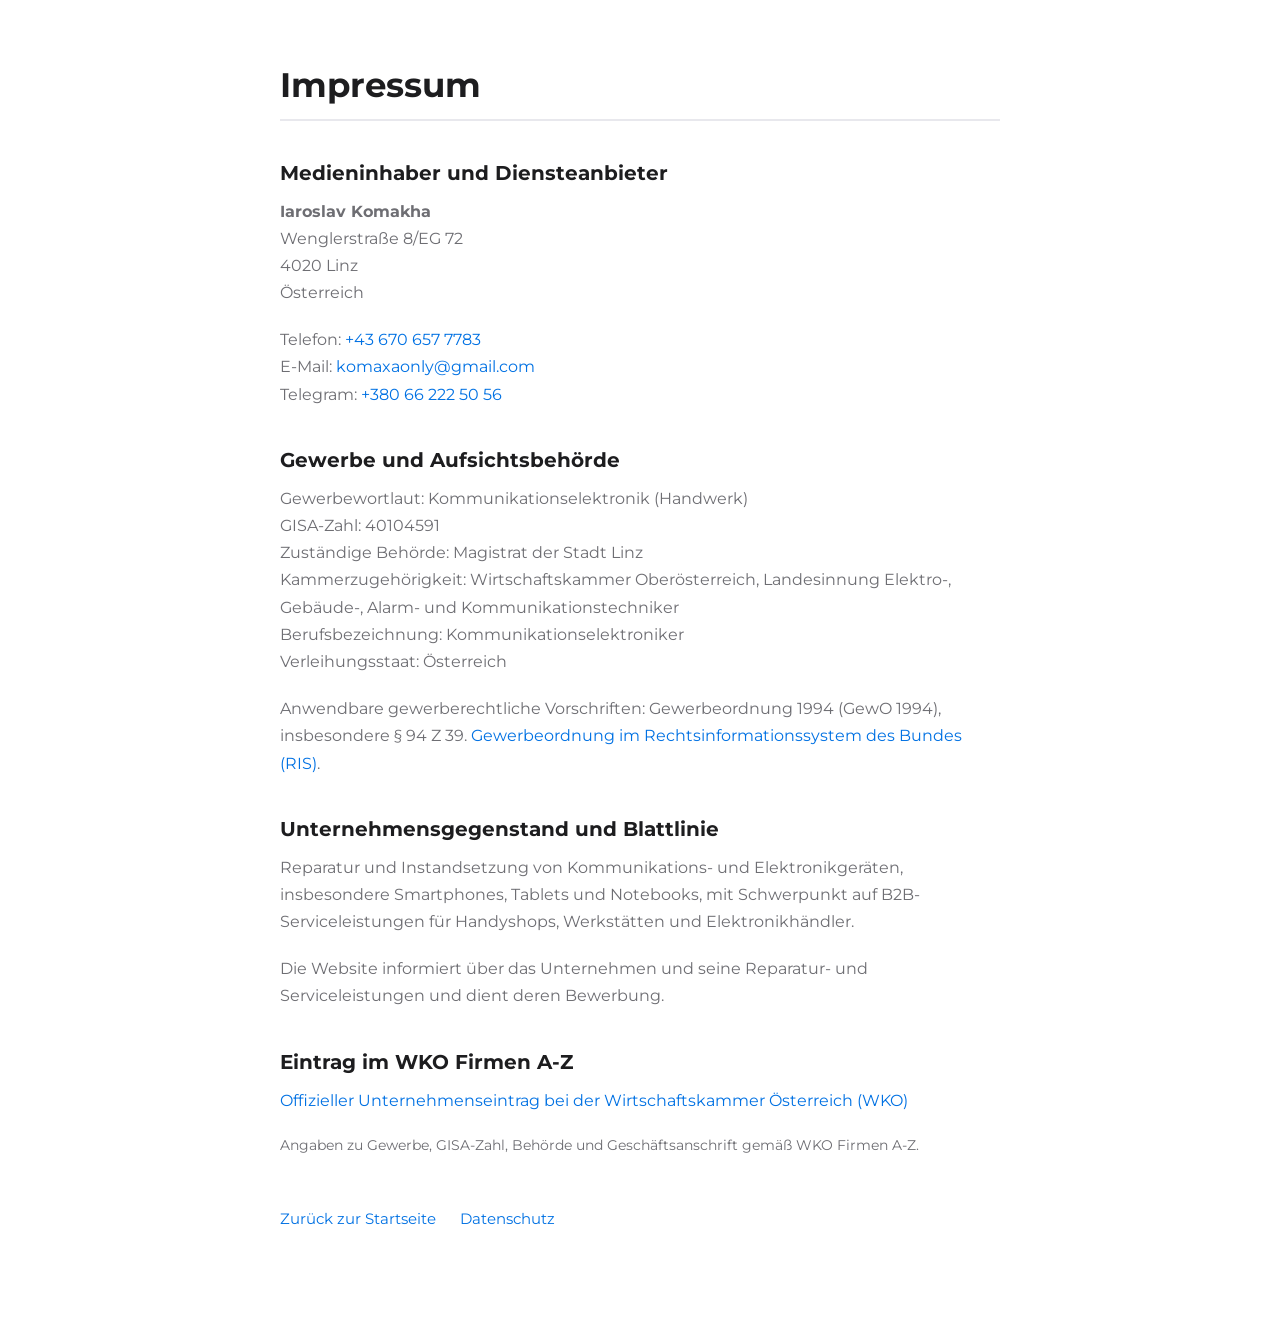
<file: impressum.html>
<!DOCTYPE html>
<html lang="de-AT">
<head>
    <meta charset="utf-8">
    <meta name="viewport" content="width=device-width, initial-scale=1">
    <title>Impressum | Iaroslav Komakha</title>
    <meta name="description" content="Impressum und Anbieterinformationen von Iaroslav Komakha, B2B-Reparaturservice in Linz.">
    <meta name="robots" content="index, follow">
    <link rel="stylesheet" href="styles.css">
</head>
<body>
    <main class="legal">
        <h1>Impressum</h1>

        <h2>Medieninhaber und Diensteanbieter</h2>
        <address>
            <strong>Iaroslav Komakha</strong><br>
            Wenglerstraße 8/EG 72<br>
            4020 Linz<br>
            Österreich
        </address>

        <p>
            Telefon: <a href="tel:+436706577783">+43 670 657 7783</a><br>
            E-Mail: <a href="mailto:komaxaonly@gmail.com">komaxaonly@gmail.com</a><br>
            Telegram: <a href="https://t.me/+380662225056" target="_blank" rel="noopener noreferrer">+380 66 222 50 56</a>
        </p>

        <h2>Gewerbe und Aufsichtsbehörde</h2>
        <p>
            Gewerbewortlaut: Kommunikationselektronik (Handwerk)<br>
            GISA-Zahl: 40104591<br>
            Zuständige Behörde: Magistrat der Stadt Linz<br>
            Kammerzugehörigkeit: Wirtschaftskammer Oberösterreich, Landesinnung Elektro-, Gebäude-, Alarm- und Kommunikationstechniker<br>
            Berufsbezeichnung: Kommunikationselektroniker<br>
            Verleihungsstaat: Österreich
        </p>
        <p>
            Anwendbare gewerberechtliche Vorschriften: Gewerbeordnung 1994 (GewO 1994), insbesondere § 94 Z 39. <a href="https://www.ris.bka.gv.at/GeltendeFassung.wxe?Abfrage=Bundesnormen&amp;Gesetzesnummer=10007517" target="_blank" rel="noopener noreferrer">Gewerbeordnung im Rechtsinformationssystem des Bundes (RIS)</a>.
        </p>

        <h2>Unternehmensgegenstand und Blattlinie</h2>
        <p>Reparatur und Instandsetzung von Kommunikations- und Elektronikgeräten, insbesondere Smartphones, Tablets und Notebooks, mit Schwerpunkt auf B2B-Serviceleistungen für Handyshops, Werkstätten und Elektronikhändler.</p>
        <p>Die Website informiert über das Unternehmen und seine Reparatur- und Serviceleistungen und dient deren Bewerbung.</p>

        <h2>Eintrag im WKO Firmen A-Z</h2>
        <p><a href="https://firmen.wko.at/iaroslav-komakha/ober%C3%B6sterreich/?firmaid=014bb881-d39e-4198-9e74-b0991da9c404" target="_blank" rel="noopener noreferrer">Offizieller Unternehmenseintrag bei der Wirtschaftskammer Österreich (WKO)</a></p>

        <p class="note">Angaben zu Gewerbe, GISA-Zahl, Behörde und Geschäftsanschrift gemäß WKO Firmen A-Z.</p>

        <p class="back">
            <a href="index.html">Zurück zur Startseite</a>
            <a href="datenschutz.html">Datenschutz</a>
        </p>
    </main>
</body>
</html>
</file>
<file: styles.css>
/* ==========================================================================
   iDad Apple Service - Iaroslav Komakha
   Premium Apple Design – iPhone Inspired
   Clean White / Space Black / Silver / Apple Blue
   ========================================================================== */

/* Schriftarten */
@font-face {
  font-family: "Montserrat";
  font-style: normal;
  font-weight: 400;
  font-display: swap;
  src: url("fonts/montserrat-latin-400-normal.woff2") format("woff2");
}

@font-face {
  font-family: "Montserrat";
  font-style: normal;
  font-weight: 500;
  font-display: swap;
  src: url("fonts/montserrat-latin-500-normal.woff2") format("woff2");
}

@font-face {
  font-family: "Montserrat";
  font-style: normal;
  font-weight: 700;
  font-display: swap;
  src: url("fonts/montserrat-latin-700-normal.woff2") format("woff2");
}

/* 1. Variablen */
:root {
  --text: #1d1d1f;
  --muted: #6e6e73;
  --muted-strong: #424245;

  --white: #ffffff;
  --surface: #f5f5f7;
  --surface-strong: #e8e8ed;

  --border: #e8e8ed;
  --line: #d2d2d7;

  --accent: #0071e3;
  --accent-hover: #0077ed;
  --accent-dark: #0066cc;
  --accent-deep: #004f9e;
  --accent-soft: #eaf3fc;
  --accent-border: #c6ddf5;

  --dark: #1d1d1f;
  --dark-soft: #2d2d30;
  --on-blue: #f5f5f7;

  --shadow-xs: 0 1px 3px rgba(0, 0, 0, 0.035);
  --shadow-sm: 0 3px 10px rgba(0, 0, 0, 0.045);
  --shadow-md: 0 8px 24px rgba(0, 0, 0, 0.075);
  --shadow-lg: 0 16px 40px rgba(0, 0, 0, 0.09);

  --container: 71.25rem;
  --gutter: 1.5rem;

  --font-body: Montserrat, "Helvetica Neue", Helvetica, Arial, sans-serif;
  --font-head: Montserrat, "Helvetica Neue", Helvetica, Arial, sans-serif;

  --img-fit: cover;
}

/* 2. Basis */
*,
*::before,
*::after {
  box-sizing: border-box;
}

html {
  -webkit-text-size-adjust: 100%;
  scroll-padding-top: 5rem;
}

body {
  display: flex;
  flex-direction: column;
  min-height: 100vh;
  min-height: 100dvh;
  margin: 0;
  font-family: var(--font-body);
  font-size: 1rem;
  line-height: 1.6;
  color: var(--muted);
  background: var(--white);
  -webkit-font-smoothing: antialiased;
}

h1,
h2,
h3,
p,
ul,
figure {
  margin: 0;
}

h1,
h2,
h3 {
  font-family: var(--font-head);
  font-weight: 700;
  line-height: 1.25;
  color: var(--text);
}

ul {
  padding: 0;
  list-style: none;
}

img {
  display: block;
  max-width: 100%;
  height: auto;
}

a {
  color: var(--accent);
  text-decoration: none;
  transition: color 0.18s ease;
}

a:hover {
  color: var(--accent-hover);
}

:focus-visible {
  outline: 3px solid var(--accent);
  outline-offset: 3px;
}

/* 3. Layout */
.container {
  width: 100%;
  max-width: var(--container);
  margin-inline: auto;
  padding-inline: var(--gutter);
}

main {
  flex: 1 0 auto;
}

.section {
  padding-block: 5rem;
}

.section--alt {
  background: var(--surface);
  border-top: 1px solid var(--border);
  border-bottom: 1px solid var(--border);
}

.section--blue {
  position: relative;
  padding-block: 6rem;
  color: var(--white);
  background: var(--dark);
}

.section-head {
  max-width: 48rem;
  margin: 0 auto 3.5rem;
  text-align: center;
}

.section-head h1,
.section-head h2 {
  font-size: clamp(1.75rem, 1.2rem + 1.8vw, 2.5rem);
  color: var(--text);
}

.section-head p {
  margin-top: 1rem;
  font-size: 1.0625rem;
  color: var(--muted);
}

.section--blue .section-head h1,
.section--blue .section-head h2,
.section--blue .section-head p {
  color: var(--white);
}

.skip-link {
  position: absolute;
  left: 1rem;
  top: -4rem;
  z-index: 100;
  padding: 0.5rem 1rem;
  font-weight: 700;
  color: var(--text);
  background: var(--white);
  border: 1px solid var(--text);
}

.skip-link:focus {
  top: 1rem;
}

/* 4. Komponenten */

/* Header und Promo */
.site-top {
  display: contents;
}

.promo {
  position: sticky;
  top: 0;
  z-index: 50;
  color: var(--on-blue);
  background: var(--dark);
  border-bottom: 1px solid rgba(255, 255, 255, 0.08);
}

.promo .container {
  display: flex;
  flex-wrap: wrap;
  align-items: center;
  justify-content: space-between;
  gap: 0.25rem 1.5rem;
  padding-block: 0.625rem;
  font-size: 0.8125rem;
  font-weight: 500;
}

.promo a {
  font-weight: 700;
  color: var(--white);
  white-space: nowrap;
}

.promo a:hover {
  color: #2997ff;
  text-decoration: underline;
}

.site-header {
  background: rgba(255, 255, 255, 0.94);
  -webkit-backdrop-filter: blur(16px);
  backdrop-filter: blur(16px);
  border-bottom: 1px solid var(--border);
}

.site-header .container {
  display: flex;
  flex-wrap: wrap;
  align-items: center;
  justify-content: space-between;
  gap: 1rem 2rem;
  padding-block: 1.25rem;
}

.brand {
  display: block;
  line-height: 1.2;
  color: var(--text);
  text-decoration: none;
}

.brand strong {
  display: block;
  font-family: var(--font-head);
  font-size: 1.375rem;
  font-weight: 700;
  letter-spacing: -0.035em;
}

.brand small {
  display: block;
  margin-top: 0.15rem;
  font-size: 0.75rem;
  letter-spacing: 0.02em;
  color: var(--muted);
}

.header-contact {
  display: block;
  line-height: 1.2;
  text-decoration: none;
  color: var(--text);
}

.header-contact .label {
  display: block;
  font-size: 0.75rem;
  color: var(--muted);
}

.header-contact .value {
  display: block;
  margin-top: 0.1rem;
  font-size: 1rem;
  font-weight: 700;
  color: var(--accent);
  white-space: nowrap;
}

.header-contact:hover .value {
  color: var(--accent-hover);
}

/* Navigation */
.nav-toggle {
  display: none;
  padding: 0.5rem 1.25rem;
  font: inherit;
  font-size: 0.875rem;
  font-weight: 600;
  color: var(--text);
  background: var(--surface);
  border: 1px solid var(--border);
  border-radius: 999px;
  cursor: pointer;
  transition: background 0.18s ease, border-color 0.18s ease;
}

.nav-toggle:hover {
  background: var(--surface-strong);
  border-color: var(--line);
}

.nav-toggle[aria-expanded="true"] {
  color: var(--white);
  background: var(--accent);
  border-color: var(--accent);
}

.site-nav ul {
  display: flex;
  flex-wrap: wrap;
  gap: 0.25rem 2rem;
}

.site-nav a {
  display: block;
  padding-block: 0.25rem;
  font-size: 0.9375rem;
  font-weight: 500;
  color: var(--text);
  border-bottom: 2px solid transparent;
  transition: color 0.18s ease, border-color 0.18s ease;
}

.site-nav a:hover {
  color: var(--accent);
  border-bottom-color: var(--accent);
}

/* Mobile Navigation */
@media (max-width: 47.99em) {
  .js .nav-toggle {
    display: inline-block;
    order: 2;
  }

  .header-contact {
    order: 1;
  }

  .js .site-nav {
    display: none;
    order: 3;
    flex-basis: 100%;
    padding-top: 1rem;
  }

  .js .site-nav.is-open {
    display: block;
  }

  .js .site-nav ul {
    flex-direction: column;
    gap: 0;
  }

  .js .site-nav a {
    padding-block: 0.75rem;
    border-top: 1px solid var(--border);
    border-bottom: none;
  }
}

/* Buttons */
.btn {
  display: inline-block;
  padding: 0.875rem 1.75rem;
  font-family: var(--font-body);
  font-size: 0.875rem;
  font-weight: 600;
  line-height: 1;
  text-align: center;
  text-decoration: none;
  border: 1px solid transparent;
  border-radius: 999px;
  transition: background-color 0.18s ease,
              color 0.18s ease,
              border-color 0.18s ease,
              box-shadow 0.18s ease,
              transform 0.18s ease;
}

.btn--primary {
  color: var(--white);
  background: var(--accent);
  border-color: var(--accent);
  box-shadow: var(--shadow-xs);
}

.btn--primary:hover {
  color: var(--white);
  background: var(--accent-hover);
  border-color: var(--accent-hover);
  box-shadow: var(--shadow-sm);
}

.btn--secondary {
  color: var(--accent);
  background: var(--white);
  border-color: var(--accent);
}

.btn--secondary:hover {
  color: var(--white);
  background: var(--accent);
  border-color: var(--accent);
}

.btn--light {
  color: var(--text);
  background: var(--white);
  border-color: var(--white);
}

.btn--light:hover {
  color: var(--text);
  background: var(--surface);
  border-color: var(--surface);
}

.btn--outline-light {
  color: var(--white);
  background: transparent;
  border-color: rgba(255, 255, 255, 0.5);
}

.btn--outline-light:hover {
  color: var(--dark);
  background: var(--white);
  border-color: var(--white);
}

.btn-row {
  display: flex;
  flex-wrap: wrap;
  gap: 1rem;
}

.btn-row .btn {
  flex: 1;
  display: flex;
  align-items: center;
  justify-content: center;
  text-align: center;
  white-space: nowrap;
}

/* Wellen */
.wave {
  position: absolute;
  left: 0;
  right: 0;
  height: 2rem;
  line-height: 0;
  pointer-events: none;
}

.wave svg {
  display: block;
  width: 100%;
  height: 100%;
}

.wave path {
  fill: var(--wave);
}

.wave--bottom {
  bottom: -1px;
}

.wave--top {
  top: -1px;
  transform: rotate(180deg);
}

.wave--white {
  --wave: var(--white);
}

.wave--surface {
  --wave: var(--surface);
}

/* Icons */
.icon {
  display: inline-flex;
  align-items: center;
  justify-content: center;
  width: 3rem;
  height: 3rem;
  margin-bottom: 1.25rem;
  color: var(--accent);
  background: var(--surface);
  border: none;
  border-radius: 0.875rem;
}

.icon svg {
  width: 1.5rem;
  height: 1.5rem;
  fill: none;
  stroke: currentColor;
  stroke-width: 1.75;
  stroke-linecap: round;
  stroke-linejoin: round;
}

.columns--on-blue .icon {
  color: #2997ff;
  background: rgba(255, 255, 255, 0.1);
  border-color: transparent;
}

/* Karten und Raster */
.columns {
  display: grid;
  gap: 1.5rem;
}

.columns li {
  padding: 2rem;
  background: var(--white);
  border: 1px solid var(--border);
  border-radius: 1rem;
  box-shadow: var(--shadow-xs);
  transition: border-color 0.2s ease,
              box-shadow 0.2s ease,
              transform 0.2s ease;
}

.columns li:hover {
  border-color: var(--line);
  box-shadow: var(--shadow-md);
  transform: translateY(-3px);
}

.columns h3 {
  font-size: 1.25rem;
  letter-spacing: -0.025em;
}

.columns p {
  margin-top: 0.625rem;
  font-size: 0.9375rem;
  line-height: 1.6;
  color: var(--muted);
}

.columns .more {
  display: inline-block;
  margin-top: 1.25rem;
  font-size: 0.875rem;
  font-weight: 700;
  color: var(--accent);
}

/* Karten auf dunklem Hintergrund */
.columns--on-blue li {
  background: var(--dark-soft);
  border: 1px solid rgba(255, 255, 255, 0.1);
  box-shadow: none;
}

.columns--on-blue li:hover {
  border-color: rgba(255, 255, 255, 0.25);
  box-shadow: var(--shadow-md);
}

.columns--on-blue h3 {
  color: var(--white);
}

.columns--on-blue p {
  color: #a1a1a6;
}

/* Leistungsübersicht */
.feature-list {
  display: grid;
  gap: 4rem;
}

.feature {
  display: grid;
  gap: 2.5rem;
  align-items: center;
}

.feature h3 {
  font-size: 1.5rem;
  letter-spacing: -0.025em;
}

.feature p {
  margin-top: 0.875rem;
  font-size: 1rem;
  line-height: 1.6;
  color: var(--muted);
}

.feature img {
  width: 100%;
  height: auto;
  aspect-ratio: 16 / 10;
  object-fit: var(--img-fit);
  object-position: center;
  background: var(--surface);
  border-radius: 1rem;
  border: 1px solid var(--border);
  box-shadow: var(--shadow-sm);
}

.subhead {
  margin-block: 4rem 1.5rem;
  font-size: 1.375rem;
  font-weight: 700;
  color: var(--text);
  letter-spacing: -0.025em;
}

/* Service-Liste */
.service-list {
  display: grid;
  gap: 0 3rem;
  border-top: 1px solid var(--border);
}

.service-list li {
  padding-block: 1.25rem;
  border-bottom: 1px solid var(--border);
}

.service-list h3 {
  font-size: 1rem;
  font-weight: 700;
  color: var(--text);
}

.service-list p {
  margin-top: 0.25rem;
  font-size: 0.9375rem;
  color: var(--muted);
}

/* Über uns */
.about-text {
  display: grid;
  gap: 1.25rem;
  max-width: 48rem;
  margin-inline: auto;
  font-size: 1.0625rem;
  line-height: 1.7;
  color: var(--muted);
}

.about-text strong {
  color: var(--text);
}

/* Kontaktkarten */
.contact-grid {
  display: grid;
  gap: 1.25rem;
}

.contact-card {
  display: block;
  height: 100%;
  padding: 1.75rem;
  color: var(--text);
  text-decoration: none;
  background: var(--white);
  border: 1px solid var(--border);
  border-radius: 1rem;
  box-shadow: var(--shadow-xs);
  transition: border-color 0.2s ease,
              box-shadow 0.2s ease,
              transform 0.2s ease;
}

.contact-card:hover {
  border-color: var(--accent-border);
  box-shadow: var(--shadow-md);
  transform: translateY(-2px);
}

.contact-card .label {
  display: block;
  font-size: 0.75rem;
  font-weight: 600;
  text-transform: uppercase;
  letter-spacing: 0.05em;
  color: var(--muted);
}

.contact-card .value {
  display: block;
  margin-top: 0.5rem;
  font-size: 1.125rem;
  font-weight: 700;
  color: var(--accent);
  overflow-wrap: anywhere;
}

.contact-card .hint {
  display: block;
  margin-top: 0.35rem;
  font-size: 0.8125rem;
  color: var(--muted);
}

.contact-note {
  margin-top: 2rem;
  font-size: 0.875rem;
  text-align: center;
  color: var(--muted);
}

/* Call to Action */
.cta {
  padding-block: 5rem;
  color: var(--white);
  background: var(--dark);
  text-align: center;
}

.cta .container {
  max-width: 50rem;
}

.cta h2 {
  font-size: clamp(1.5rem, 1.2rem + 1.2vw, 2.125rem);
  color: var(--white);
}

.cta p {
  margin-top: 1rem;
  font-size: 1.0625rem;
  color: #a1a1a6;
}

.cta .btn-row {
  margin-top: 2rem;
  justify-content: center;
}

/* Footer */
.site-footer {
  color: var(--text);
  background: var(--surface);
  border-top: 1px solid var(--border);
}

.site-footer .container {
  padding-block: 4rem 2rem;
}

.footer-grid {
  display: grid;
  gap: 2.5rem;
}

.site-footer h2 {
  margin-bottom: 1rem;
  font-size: 0.8125rem;
  font-weight: 700;
  text-transform: uppercase;
  letter-spacing: 0.05em;
  color: var(--muted);
}

.site-footer .footer-name {
  margin-bottom: 0.75rem;
  font-size: 1.25rem;
  font-weight: 700;
  color: var(--text);
}

.site-footer p,
.site-footer li {
  font-size: 0.9375rem;
  color: var(--muted);
}

.site-footer ul {
  display: grid;
  gap: 0.5rem;
}

.site-footer a {
  color: var(--muted);
}

.site-footer a:hover {
  color: var(--accent);
}

.copyright {
  margin-top: 3rem;
  padding-top: 1.5rem;
  font-size: 0.8125rem;
  color: var(--muted);
  border-top: 1px solid var(--border);
}

/* Rechtstexte */
.legal {
  max-width: 48rem;
  margin-inline: auto;
  padding: 4rem var(--gutter) 5rem;
}

.legal h1 {
  margin-bottom: 1.75rem;
  padding-bottom: 0.75rem;
  font-size: 2.125rem;
  color: var(--text);
  border-bottom: 2px solid var(--border);
}

.legal h2 {
  margin-block: 2.5rem 0.75rem;
  font-size: 1.25rem;
  color: var(--text);
}

.legal p,
.legal address {
  margin-bottom: 1.25rem;
  font-style: normal;
  line-height: 1.7;
  color: var(--muted);
}

.legal .note {
  font-size: 0.875rem;
}

.legal .back {
  display: flex;
  gap: 1.5rem;
  margin-top: 3rem;
  font-size: 0.9375rem;
}

/* 5. Responsive Breakpoints */
@media (min-width: 40em) {
  .contact-grid {
    grid-template-columns: repeat(3, 1fr);
  }
}

@media (min-width: 48em) {
  html {
    scroll-padding-top: 6rem;
  }

  .site-top {
    display: block;
    position: sticky;
    top: 0;
    z-index: 50;
  }

  .promo {
    position: static;
  }

  .section {
    padding-block: 6rem;
  }

  .columns--3 {
    grid-template-columns: repeat(3, 1fr);
  }

  .columns--2-3 {
    grid-template-columns: repeat(2, 1fr);
  }

  .feature {
    grid-template-columns: 1fr 1fr;
    gap: 4rem;
  }

  .feature:nth-child(even) img {
    order: 2;
  }

  .service-list {
    grid-template-columns: repeat(2, 1fr);
  }

  .footer-grid {
    grid-template-columns: 5fr 4fr 3fr;
  }
}

@media (min-width: 64em) {
  .columns--2-3 {
    grid-template-columns: repeat(3, 1fr);
  }
}

/* Barrierefreiheit */
@media (prefers-reduced-motion: reduce) {
  *,
  *::before,
  *::after {
    scroll-behavior: auto !important;
    transition-duration: 0.01ms !important;
    animation-duration: 0.01ms !important;
    animation-iteration-count: 1 !important;
  }
}
/* Anfrage-Bereich (nach "Kooperation") */
.section--request {
  padding-top: 0;
}

.request-box {
  max-width: 46rem;
  margin-inline: auto;
  padding: 3rem 2rem;
  text-align: center;
  background: var(--surface);
  border: 1px solid var(--border);
  border-radius: 1.5rem;
}

.request-box h2 {
  font-size: clamp(1.5rem, 1.2rem + 1.2vw, 2.125rem);
}

.request-box p {
  margin: 1rem 0 2rem;
  font-size: 1.0625rem;
  color: var(--muted);
}

/* Formular als Popup (dialog) */
.form-modal {
  width: min(34rem, calc(100% - 2rem));
  max-height: calc(100dvh - 2rem);
  padding: 0;
  overflow: auto;
  color: var(--muted);
  background: var(--white);
  border: none;
  border-radius: 1.25rem;
  box-shadow: var(--shadow-lg);
}

.form-modal[open] {
  animation: modal-in 0.28s cubic-bezier(0.22, 0.61, 0.36, 1);
}

.form-modal[open]::backdrop {
  background: rgba(0, 0, 0, 0.55);
  -webkit-backdrop-filter: blur(4px);
  backdrop-filter: blur(4px);
  animation: backdrop-in 0.28s ease;
}

.form-modal__inner {
  position: relative;
  padding: 2rem;
}

.form-modal h2 {
  margin: 0 2.5rem 1.5rem 0;
  font-size: 1.5rem;
}

.form-modal__close {
  position: absolute;
  top: 1rem;
  right: 1rem;
  display: flex;
  align-items: center;
  justify-content: center;
  width: 2.5rem;
  height: 2.5rem;
  padding: 0;
  font: inherit;
  font-size: 1.75rem;
  line-height: 1;
  color: var(--text);
  background: var(--surface);
  border: 1px solid var(--border);
  border-radius: 999px;
  cursor: pointer;
  transition: background 0.18s ease;
}

.form-modal__close:hover {
  background: var(--surface-strong);
}

.form-modal__inner input:focus-visible,
.form-modal__inner textarea:focus-visible {
  outline-offset: 1px;
}

html.modal-open {
  overflow: hidden;
}

@keyframes modal-in {
  from { opacity: 0; transform: translateY(1.25rem) scale(0.97); }
  to   { opacity: 1; transform: none; }
}

@keyframes backdrop-in {
  from { opacity: 0; }
  to   { opacity: 1; }
}

/* Fallback ohne JavaScript: Formular direkt als Block anzeigen */
html:not(.js) .form-modal {
  display: block;
  position: static;
  margin: 2rem auto 0;
  box-shadow: none;
  border: 1px solid var(--border);
}

html:not(.js) #toggle-form-btn,
html:not(.js) .form-modal__close {
  display: none;
}

@media (max-width: 30em) {
  .request-box {
    padding: 2rem 1.25rem;
  }

  .form-modal__inner {
    padding: 1.5rem 1.25rem;
  }
}

/* Footer-Icons: Strichgrafiken (Feather-Stil), sonst werden sie gefuellt und unvollstaendig dargestellt */
.site-footer svg {
  fill: none;
  stroke: currentColor;
  stroke-width: 2;
  stroke-linecap: round;
  stroke-linejoin: round;
}

/* Scroll-Animation: Bilder fliegen je nach Layout von links bzw. rechts ein */
main {
  overflow-x: clip;
}

.js .feature img {
  opacity: 0;
  transform: translateX(-7rem);
}

.js .feature:nth-child(even) img {
  transform: translateX(7rem);
}

.js .feature.is-in img {
  opacity: 1;
  transform: none;
  transition: opacity 0.8s ease, transform 0.9s cubic-bezier(0.22, 0.61, 0.36, 1);
}

@media (prefers-reduced-motion: reduce), print {
  .js .feature img,
  .js .feature:nth-child(even) img {
    opacity: 1 !important;
    transform: none !important;
  }
}

/* Zentraler Header mit Logo */
.site-header-container {
  display: flex;
  flex-direction: column;
  align-items: center;
  gap: 1rem;
  padding-block: 1.5rem;
}

.brand-centered {
  display: flex;
  align-items: center;
  justify-content: center;
  gap: 0.75rem;
  text-align: left;
}

.brand-logo {
  height: 44px;
  width: auto;
  display: block;
}

.brand-text strong {
  display: block;
  font-family: var(--font-head);
  font-size: 1.35rem;
  font-weight: 700;
  letter-spacing: -0.03em;
  line-height: 1.1;
  color: var(--text);
}

.brand-text small {
  display: block;
  font-weight: 400;
  font-size: 0.8rem;
  color: var(--muted);
  letter-spacing: 0.02em;
}

.header-nav-row {
  display: flex;
  flex-wrap: wrap;
  align-items: center;
  justify-content: center;
  gap: 1.5rem 2.5rem;
  width: 100%;
  border-top: 1px solid var(--border);
  padding-top: 1rem;
}

@media (min-width: 48em) {
  .site-header-container {
    flex-direction: row;
    justify-content: space-between;
    align-items: center;
  }

  .brand-centered {
    justify-content: flex-start;
  }

  .header-nav-row {
    display: flex;
    width: auto;
    border-top: none;
    padding-top: 0;
    gap: 2rem;
  }
}
/* Kooperation: Text links, organisch geformtes Video rechts */
.kooperation-grid {
  display: grid;
  gap: 2.5rem;
  align-items: center;
}

.kooperation-text h2 {
  font-size: clamp(1.75rem, 1.2rem + 1.8vw, 2.5rem);
}

.kooperation-text p {
  margin-top: 1rem;
  font-size: 1.0625rem;
  color: var(--muted);
}

.kooperation-cta {
  margin-top: 2rem;
}

.columns--after-grid {
  margin-top: 4rem;
}

/* Video im Punkte-Raster: Maske (als data-URI eingebettet, funktioniert auch per file://) schneidet Kreise mit
   verschmolzenen Verbindungen aus; im Raster spielt ein durchgehendes Video. */
.organic-video-wrapper {
  position: relative;
  width: 100%;
  max-width: 32rem;
  aspect-ratio: 1 / 1;
  margin: 0 auto;
  background: var(--surface);
  -webkit-mask-image: url("[data-uri]");
  mask-image: url("[data-uri]");
  -webkit-mask-size: 100% 100%;
  mask-size: 100% 100%;
  -webkit-mask-repeat: no-repeat;
  mask-repeat: no-repeat;
}

.organic-video {
  display: block;
  width: 100%;
  height: 100%;
  object-fit: cover;
}

@media (min-width: 48em) {
  .kooperation-grid {
    grid-template-columns: 1.1fr 0.9fr;
    gap: 4rem;
  }

  .organic-video-wrapper {
    max-width: 32rem;
  }
}
</file>
